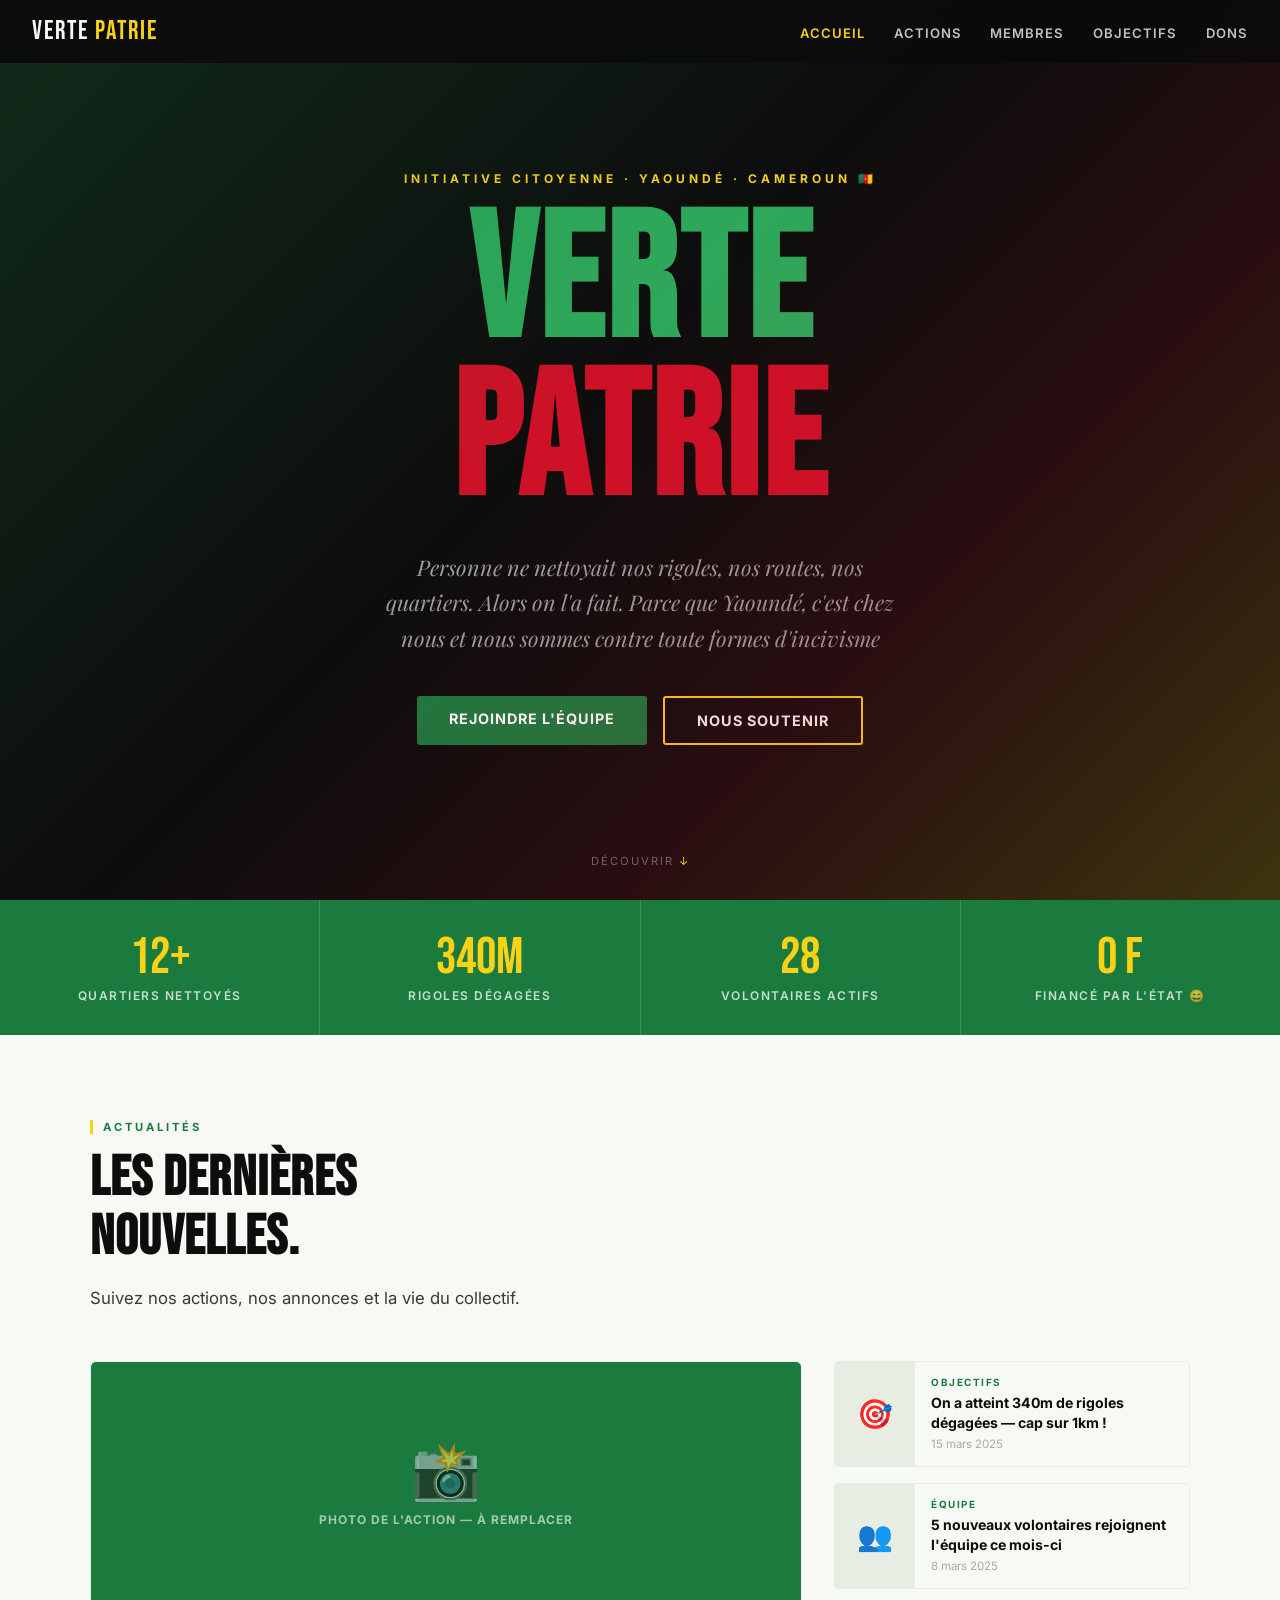
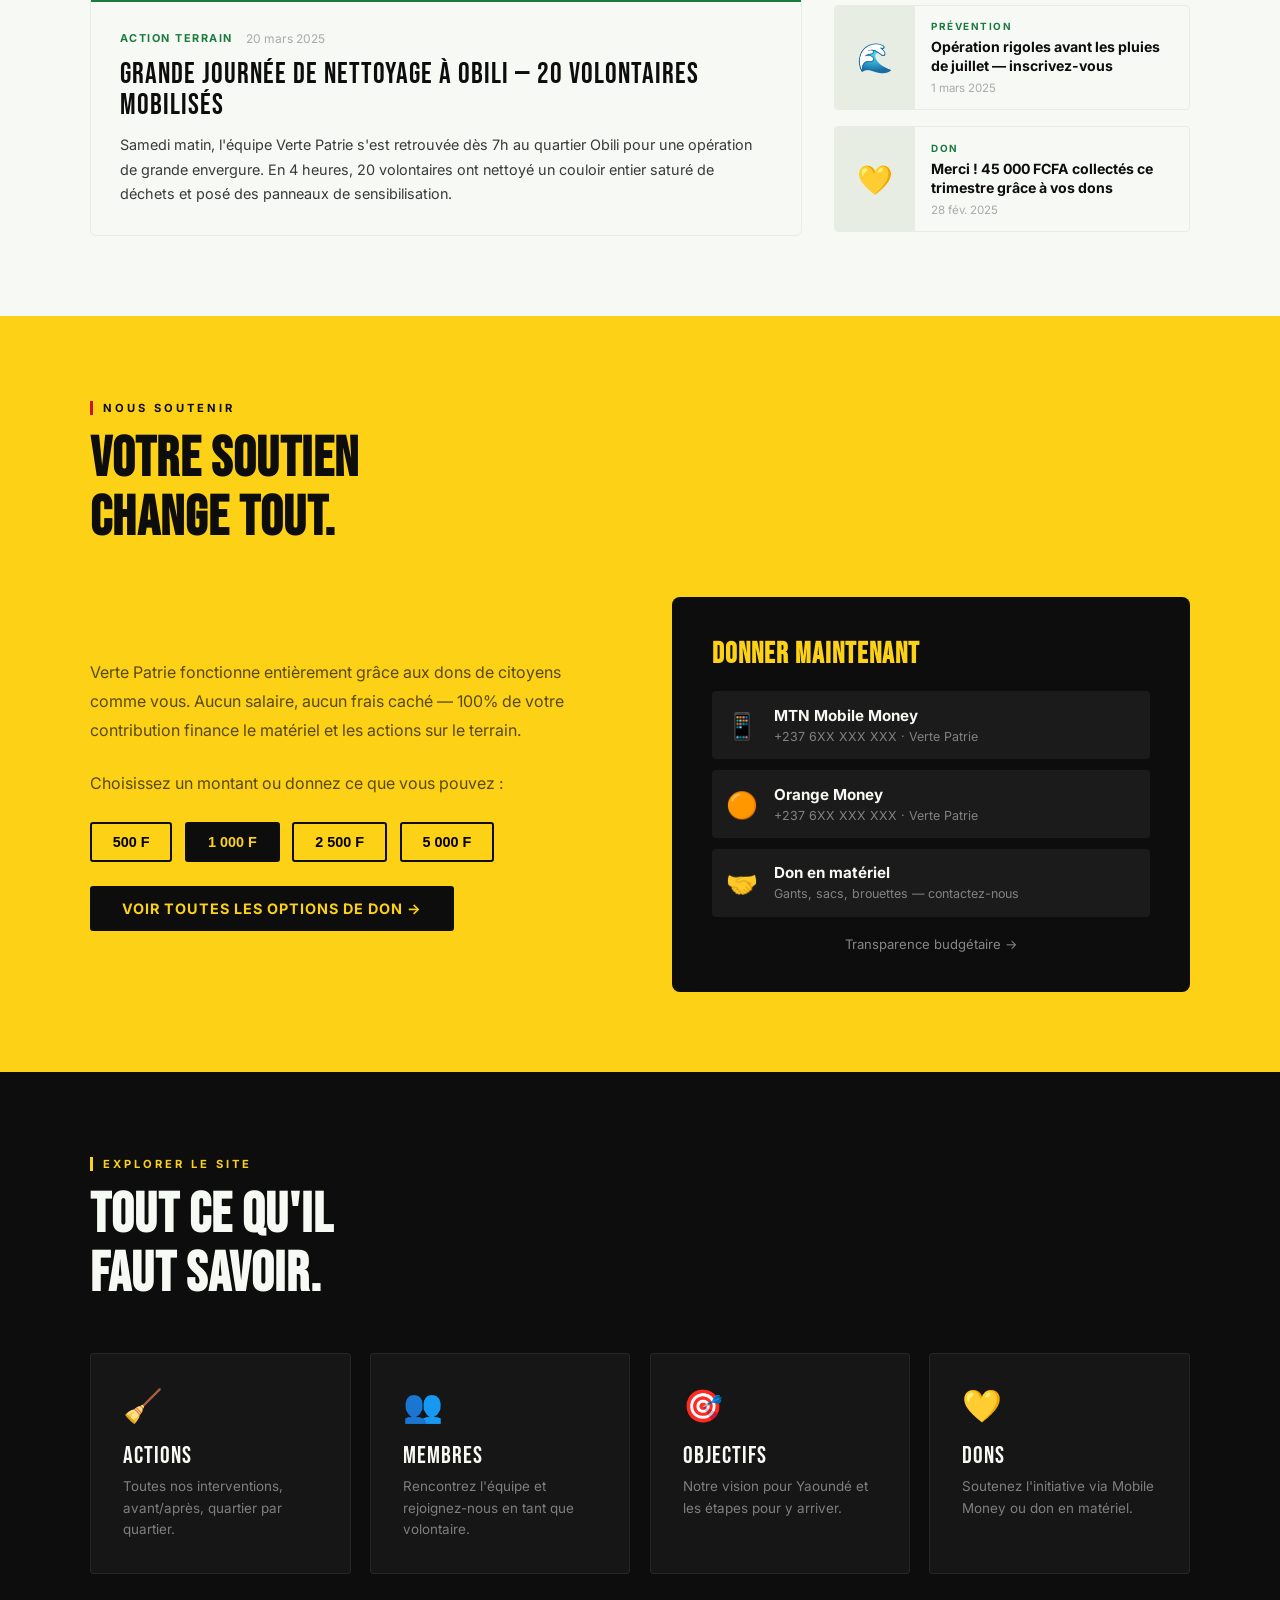
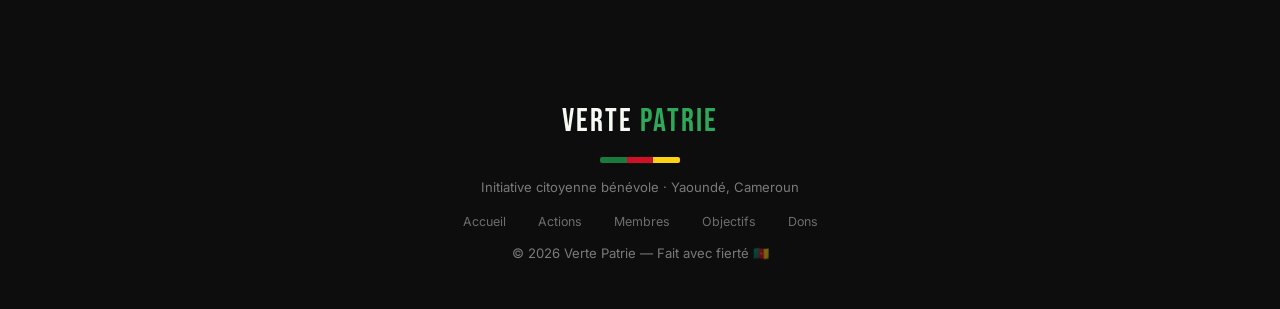
<file: index.html>
<!DOCTYPE html>
<html lang="fr">
<head>
  <meta charset="UTF-8"/>
  <meta name="viewport" content="width=device-width, initial-scale=1.0"/>
  <title>Verte Patrie — Yaoundé se lève</title>
  <link rel="stylesheet" href="style.css"/>
  <style>
    /* ── HERO ── */
    .hero {
      min-height: 100vh;
      background: var(--noir);
      display: flex; flex-direction: column;
      align-items: center; justify-content: center;
      text-align: center;
      padding: 6rem 2rem 5rem;
      position: relative; overflow: hidden;
    }
    .hero::before {
      content: '';
      position: absolute; inset: 0;
      background: linear-gradient(135deg,
        rgba(27,122,62,0.28) 0%, transparent 45%,
        rgba(206,17,38,0.15) 70%,
        rgba(252,209,22,0.2) 100%);
      pointer-events: none;
    }
    .hero-eyebrow {
      font-size: 0.75rem; font-weight: 700;
      letter-spacing: 4px; text-transform: uppercase;
      color: var(--jaune); margin-bottom: 1.2rem;
    }
    .hero h1 {
      font-family: 'Bebas Neue', sans-serif;
      font-size: clamp(5rem, 14vw, 11rem);
      line-height: 0.9; color: var(--blanc);
      letter-spacing: 3px; margin-bottom: 0.5rem;
    }
    .hero h1 .g { color: var(--vert-clair); }
    .hero h1 .r { color: var(--rouge); }
    .hero-sub {
      font-family: 'Playfair Display', serif;
      font-style: italic;
      font-size: clamp(1rem, 2.5vw, 1.35rem);
      color: rgba(255,255,255,0.6);
      max-width: 520px; margin: 1.2rem auto 2.5rem;
      line-height: 1.65;
    }
    .hero-cta { display: flex; gap: 1rem; flex-wrap: wrap; justify-content: center; }
    .scroll-hint {
      position: absolute; bottom: 2rem; left: 50%; transform: translateX(-50%);
      color: rgba(255,255,255,0.35); font-size: 0.7rem;
      letter-spacing: 2px; text-transform: uppercase;
      animation: bounce 2s infinite;
    }
    .scroll-hint::after { content: ' ↓'; color: var(--jaune); }
    @keyframes bounce {
      0%,100% { transform: translateX(-50%) translateY(0); }
      50%      { transform: translateX(-50%) translateY(6px); }
    }

    /* ── ACTUALITÉS ── */
    #actualites { background: var(--blanc); }

    .actu-grid {
      display: grid;
      grid-template-columns: 2fr 1fr;
      gap: 2rem; margin-top: 3rem;
    }

    /* Article principal */
    .actu-principale {
      border-radius: 6px; overflow: hidden;
      border: 1px solid var(--gris-light);
      display: flex; flex-direction: column;
      transition: transform 0.2s, box-shadow 0.2s;
      text-decoration: none; color: inherit;
    }
    .actu-principale:hover { transform: translateY(-4px); box-shadow: 0 12px 32px rgba(0,0,0,0.1); }

    .actu-img-principale {
      background: var(--vert);
      height: 240px;
      display: flex; align-items: center; justify-content: center;
      flex-direction: column; gap: 0.5rem;
      font-size: 0.75rem; font-weight: 700;
      letter-spacing: 1px; text-transform: uppercase;
      color: rgba(255,255,255,0.6);
    }
    .actu-img-principale span { font-size: 3.5rem; }

    .actu-body { padding: 1.8rem; flex: 1; }
    .actu-meta {
      display: flex; gap: 0.8rem; align-items: center;
      margin-bottom: 0.8rem; flex-wrap: wrap;
    }
    .actu-categorie {
      font-size: 0.68rem; font-weight: 700;
      letter-spacing: 1.5px; text-transform: uppercase;
      color: var(--vert);
    }
    .actu-date { font-size: 0.75rem; color: #aaa; }
    .actu-titre {
      font-family: 'Bebas Neue', sans-serif;
      font-size: 1.8rem; letter-spacing: 1px;
      color: var(--noir); line-height: 1.1;
      margin-bottom: 0.7rem;
    }
    .actu-extrait { font-size: 0.9rem; color: var(--gris); line-height: 1.7; }

    /* Liste articles secondaires */
    .actu-liste { display: flex; flex-direction: column; gap: 1rem; }

    .actu-mini {
      border-radius: 4px; overflow: hidden;
      border: 1px solid var(--gris-light);
      display: flex; gap: 0;
      text-decoration: none; color: inherit;
      transition: border-color 0.2s;
    }
    .actu-mini:hover { border-color: var(--vert); }

    .actu-mini-img {
      width: 80px; min-width: 80px;
      background: var(--gris-light);
      display: flex; align-items: center; justify-content: center;
      font-size: 1.8rem;
    }
    .actu-mini-body { padding: 0.9rem 1rem; }
    .actu-mini-cat {
      font-size: 0.62rem; font-weight: 700;
      letter-spacing: 1.5px; text-transform: uppercase;
      color: var(--vert); margin-bottom: 0.3rem;
    }
    .actu-mini-titre {
      font-size: 0.88rem; font-weight: 700;
      color: var(--noir); line-height: 1.4;
      margin-bottom: 0.3rem;
    }
    .actu-mini-date { font-size: 0.72rem; color: #aaa; }

    /* ── APPEL AUX DONS ── */
    #don-cta { background: var(--jaune); }
    #don-cta .section-tag { color: var(--noir); border-left-color: var(--rouge); }
    #don-cta h2 { color: var(--noir); }

    .don-layout {
      display: grid; grid-template-columns: 1fr 1fr;
      gap: 4rem; align-items: center; margin-top: 3rem;
    }

    .don-texte p { color: rgba(0,0,0,0.65); line-height: 1.8; margin-bottom: 1.5rem; }

    .don-amounts { display: flex; gap: 0.8rem; flex-wrap: wrap; margin-bottom: 1.5rem; }
    .don-btn {
      padding: 0.65rem 1.3rem;
      border: 2px solid var(--noir);
      border-radius: 3px;
      font-weight: 700; font-size: 0.9rem;
      cursor: pointer; background: transparent;
      transition: background 0.15s, color 0.15s;
    }
    .don-btn:hover, .don-btn.active { background: var(--noir); color: var(--jaune); }

    .don-box {
      background: var(--noir);
      border-radius: 8px; padding: 2.5rem;
      color: var(--blanc);
    }
    .don-box h3 {
      font-family: 'Bebas Neue', sans-serif;
      font-size: 1.8rem; letter-spacing: 1px;
      color: var(--jaune); margin-bottom: 1.2rem;
    }
    .mobile-option {
      display: flex; align-items: center; gap: 1rem;
      padding: 0.9rem;
      border-radius: 4px;
      background: rgba(255,255,255,0.06);
      margin-bottom: 0.7rem;
    }
    .mobile-option .op-icon { font-size: 1.6rem; }
    .mobile-option strong { display: block; font-size: 0.95rem; }
    .mobile-option small { color: rgba(255,255,255,0.45); font-size: 0.78rem; }
    .don-box-link {
      display: block; text-align: center; margin-top: 1.2rem;
      color: rgba(255,255,255,0.5); font-size: 0.82rem;
      text-decoration: none;
    }
    .don-box-link:hover { color: var(--jaune); }

    /* ── NAVIGATION PAGES ── */
    #nav-pages { background: var(--noir); padding: 5rem 2rem; }
    .pages-grid {
      display: grid;
      grid-template-columns: repeat(auto-fit, minmax(220px, 1fr));
      gap: 1.2rem; margin-top: 3rem;
    }
    .page-card {
      background: rgba(255,255,255,0.04);
      border-radius: 4px; padding: 2rem;
      text-decoration: none;
      border: 1px solid rgba(255,255,255,0.07);
      transition: border-color 0.2s, transform 0.15s;
      display: block;
    }
    .page-card:hover { border-color: var(--jaune); transform: translateY(-3px); }
    .page-card-icon { font-size: 2rem; margin-bottom: 1rem; }
    .page-card-title {
      font-family: 'Bebas Neue', sans-serif;
      font-size: 1.5rem; letter-spacing: 1px;
      color: var(--blanc); margin-bottom: 0.4rem;
    }
    .page-card-desc { font-size: 0.84rem; color: rgba(255,255,255,0.45); line-height: 1.6; }

    @media(max-width:768px){
      .actu-grid { grid-template-columns: 1fr; }
      .don-layout { grid-template-columns: 1fr; gap: 2rem; }
    }
  </style>
</head>
<body>
<nav>
    <a href="index.html" class="nav-logo">Verte <span>Patrie</span></a>
      <ul>
          <li><a href="index.html" class="active">Accueil</a></li>
              <li><a href="actions.html">Actions</a></li>
                  <li><a href="membres.html">Membres</a></li>
                      <li><a href="objectifs.html">Objectifs</a></li>
                          <li><a href="dons.html">Dons</a></li>
                            </ul>
                              <button class="hamburger" id="ham">
                                  <span></span><span></span><span></span>
                                    </button>
                                    </nav>
                                    <div class="nav-mobile" id="navMobile">
                                      <a href="index.html" class="active">Accueil</a>
                                        <a href="actions.html">Actions</a>
                                          <a href="membres.html">Membres</a>
                                            <a href="objectifs.html">Objectifs</a>
                                              <a href="dons.html">Dons</a>
                                              </div>

<!-- HERO -->
<header class="hero">
  <div class="hero-eyebrow">Initiative citoyenne · Yaoundé · Cameroun 🇨🇲</div>
  <h1>
    <span class="g">Verte</span><br>
    <span class="r">Patrie</span>
  </h1>
  <p class="hero-sub">
    Personne ne nettoyait nos rigoles, nos routes, nos quartiers.
    Alors on l'a fait. Parce que Yaoundé, c'est chez nous et nous sommes contre toute formes d'incivisme
  </p>
  <div class="hero-cta">
    <a href="membres.html" class="btn btn-primary">Rejoindre l'équipe</a>
    <a href="dons.html" class="btn btn-outline">Nous soutenir</a>
  </div>
  <div class="scroll-hint">Découvrir</div>
</header>

<!-- STATS -->
<div class="stats-band">
  <div class="stat"><div class="stat-num">12+</div><div class="stat-label">Quartiers nettoyés</div></div>
  <div class="stat"><div class="stat-num">340m</div><div class="stat-label">Rigoles dégagées</div></div>
  <div class="stat"><div class="stat-num">28</div><div class="stat-label">Volontaires actifs</div></div>
  <div class="stat"><div class="stat-num">0 F</div><div class="stat-label">Financé par l'État 😄</div></div>
</div>

<!-- ACTUALITÉS -->
<section id="actualites">
  <div class="section-inner">
    <div class="section-tag">Actualités</div>
    <h2>Les dernières<br>nouvelles.</h2>
    <p class="lead">Suivez nos actions, nos annonces et la vie du collectif.</p>

    <div class="actu-grid">

      <!-- Article principal -->
      <a href="actions.html" class="actu-principale">
        <div class="actu-img-principale">
          <span>📸</span>
          Photo de l'action — à remplacer
        </div>
        <div class="actu-body">
          <div class="actu-meta">
            <span class="actu-categorie">Action terrain</span>
            <span class="actu-date">20 mars 2025</span>
          </div>
          <div class="actu-titre">Grande journée de nettoyage à Obili — 20 volontaires mobilisés</div>
          <p class="actu-extrait">
            Samedi matin, l'équipe Verte Patrie s'est retrouvée dès 7h au quartier Obili pour une opération
            de grande envergure. En 4 heures, 20 volontaires ont nettoyé un couloir entier saturé de déchets
            et posé des panneaux de sensibilisation.
          </p>
        </div>
      </a>

      <!-- Articles secondaires -->
      <div class="actu-liste">

        <a href="objectifs.html" class="actu-mini">
          <div class="actu-mini-img">🎯</div>
          <div class="actu-mini-body">
            <div class="actu-mini-cat">Objectifs</div>
            <div class="actu-mini-titre">On a atteint 340m de rigoles dégagées — cap sur 1km !</div>
            <div class="actu-mini-date">15 mars 2025</div>
          </div>
        </a>

        <a href="membres.html" class="actu-mini">
          <div class="actu-mini-img">👥</div>
          <div class="actu-mini-body">
            <div class="actu-mini-cat">Équipe</div>
            <div class="actu-mini-titre">5 nouveaux volontaires rejoignent l'équipe ce mois-ci</div>
            <div class="actu-mini-date">8 mars 2025</div>
          </div>
        </a>

        <a href="actions.html" class="actu-mini">
          <div class="actu-mini-img">🌊</div>
          <div class="actu-mini-body">
            <div class="actu-mini-cat">Prévention</div>
            <div class="actu-mini-titre">Opération rigoles avant les pluies de juillet — inscrivez-vous</div>
            <div class="actu-mini-date">1 mars 2025</div>
          </div>
        </a>

        <a href="dons.html" class="actu-mini">
          <div class="actu-mini-img">💛</div>
          <div class="actu-mini-body">
            <div class="actu-mini-cat">Don</div>
            <div class="actu-mini-titre">Merci ! 45 000 FCFA collectés ce trimestre grâce à vos dons</div>
            <div class="actu-mini-date">28 fév. 2025</div>
          </div>
        </a>

      </div>
    </div>
  </div>
</section>

<!-- APPEL AUX DONS -->
<section id="don-cta">
  <div class="section-inner">
    <div class="section-tag">Nous soutenir</div>
    <h2>Votre soutien<br>change tout.</h2>

    <div class="don-layout">
      <div class="don-texte">
        <p>
          Verte Patrie fonctionne entièrement grâce aux dons de citoyens comme vous.
          Aucun salaire, aucun frais caché — 100% de votre contribution finance
          le matériel et les actions sur le terrain.
        </p>
        <p>Choisissez un montant ou donnez ce que vous pouvez :</p>
        <div class="don-amounts">
          <button class="don-btn">500 F</button>
          <button class="don-btn active">1 000 F</button>
          <button class="don-btn">2 500 F</button>
          <button class="don-btn">5 000 F</button>
        </div>
        <a href="dons.html" class="btn btn-dark">Voir toutes les options de don →</a>
      </div>

      <div class="don-box">
        <h3>Donner maintenant</h3>
        <div class="mobile-option">
          <span class="op-icon">📱</span>
          <div>
            <strong>MTN Mobile Money</strong>
            <small>+237 6XX XXX XXX · Verte Patrie</small>
          </div>
        </div>
        <div class="mobile-option">
          <span class="op-icon">🟠</span>
          <div>
            <strong>Orange Money</strong>
            <small>+237 6XX XXX XXX · Verte Patrie</small>
          </div>
        </div>
        <div class="mobile-option">
          <span class="op-icon">🤝</span>
          <div>
            <strong>Don en matériel</strong>
            <small>Gants, sacs, brouettes — contactez-nous</small>
          </div>
        </div>
        <a href="dons.html" class="don-box-link">Transparence budgétaire →</a>
      </div>
    </div>
  </div>
</section>

<!-- NAVIGATION PAGES -->
<section id="nav-pages">
  <div class="section-inner">
    <div class="section-tag" style="color:var(--jaune);">Explorer le site</div>
    <h2 style="color:var(--blanc);">Tout ce qu'il<br>faut savoir.</h2>
    <div class="pages-grid">
      <a href="actions.html" class="page-card">
        <div class="page-card-icon">🧹</div>
        <div class="page-card-title">Actions</div>
        <p class="page-card-desc">Toutes nos interventions, avant/après, quartier par quartier.</p>
      </a>
      <a href="membres.html" class="page-card">
        <div class="page-card-icon">👥</div>
        <div class="page-card-title">Membres</div>
        <p class="page-card-desc">Rencontrez l'équipe et rejoignez-nous en tant que volontaire.</p>
      </a>
      <a href="objectifs.html" class="page-card">
        <div class="page-card-icon">🎯</div>
        <div class="page-card-title">Objectifs</div>
        <p class="page-card-desc">Notre vision pour Yaoundé et les étapes pour y arriver.</p>
      </a>
      <a href="dons.html" class="page-card">
        <div class="page-card-icon">💛</div>
        <div class="page-card-title">Dons</div>
        <p class="page-card-desc">Soutenez l'initiative via Mobile Money ou don en matériel.</p>
      </a>
    </div>
  </div>
</section>

<footer>
  <div class="footer-logo">Verte <span>Patrie</span></div>
  <div class="footer-flag"><div class="flag-g"></div><div class="flag-r"></div><div class="flag-y"></div></div>
  <p>Initiative citoyenne bénévole · Yaoundé, Cameroun</p>
  <div class="footer-links">
    <a href="index.html">Accueil</a>
    <a href="actions.html">Actions</a>
    <a href="membres.html">Membres</a>
    <a href="objectifs.html">Objectifs</a>
    <a href="dons.html">Dons</a>
  </div>
  <p style="margin-top:1rem;">© 2026 Verte Patrie — Fait avec fierté 🇨🇲</p>
</footer>

<script>
  document.querySelectorAll('.don-btn').forEach(btn => {
    btn.addEventListener('click', () => {
      document.querySelectorAll('.don-btn').forEach(b => b.classList.remove('active'));
      btn.classList.add('active');
    });
  });
</script>
<script>
    const ham = document.getElementById('ham');
    const nav = document.getElementById('navMobile');
   ham.addEventListener('click', () => {
   ham.classList.toggle('open');
  nav.classList.toggle('open');});
</script>

</body>
</html>
</file>
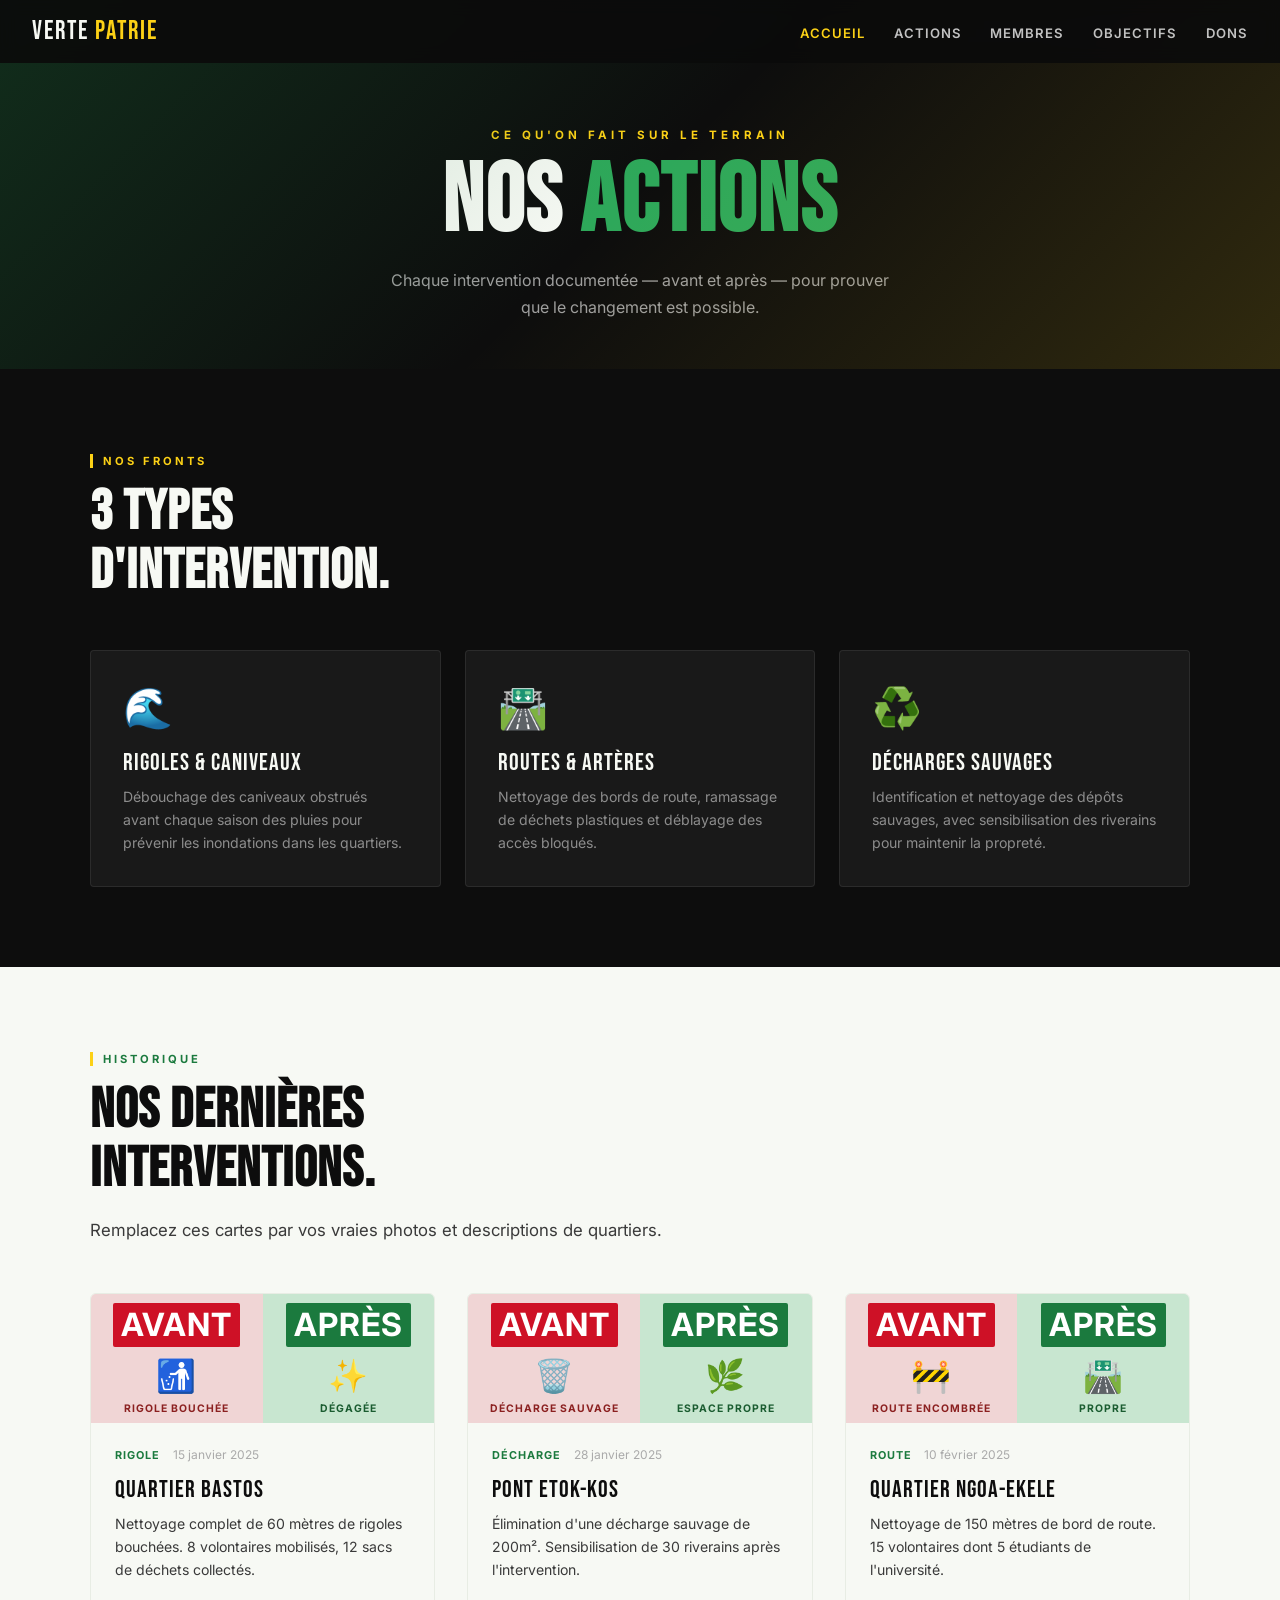
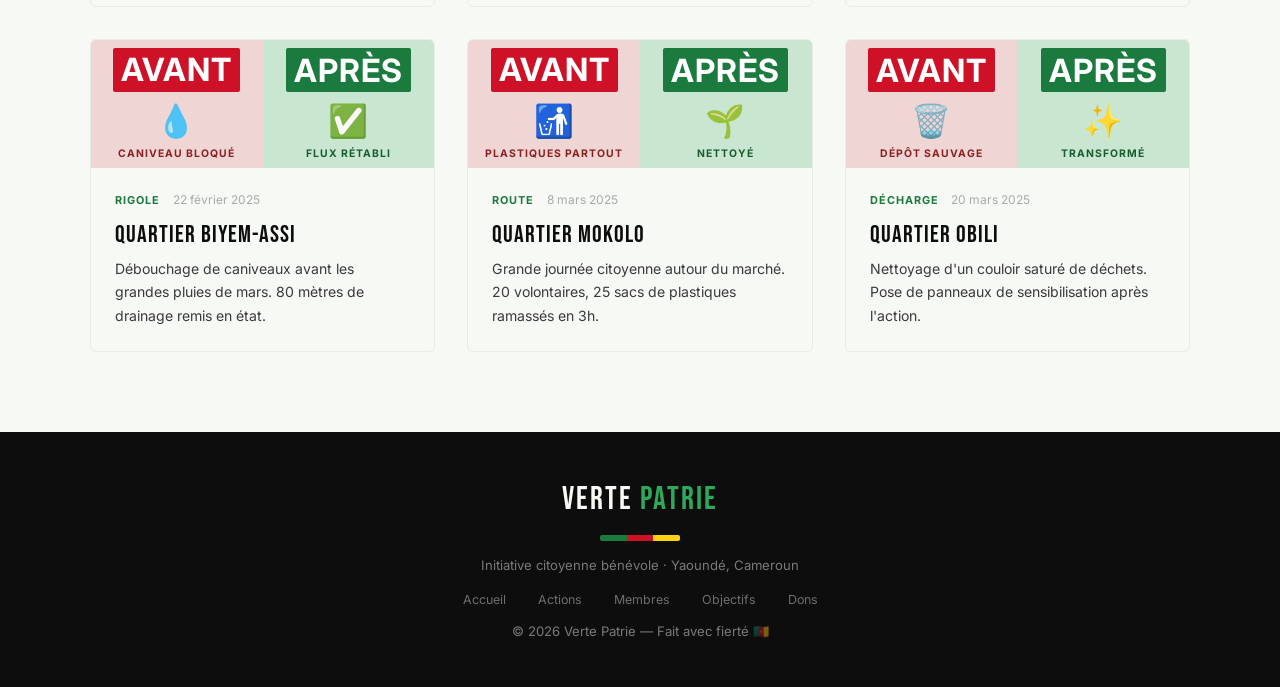
<file: actions.html>
<!DOCTYPE html>
<html lang="fr">
<head>
  <meta charset="UTF-8"/>
  <meta name="viewport" content="width=device-width, initial-scale=1.0"/>
  <title>Actions — Verte Patrie</title>
  <link rel="stylesheet" href="style.css"/>
  <style>
    .actions-grid {
      display: grid;
      grid-template-columns: repeat(auto-fit, minmax(320px, 1fr));
      gap: 2rem; margin-top: 3rem;
    }
    .action-card {
      border-radius: 6px; overflow: hidden;
      border: 1px solid var(--gris-light);
      transition: transform 0.2s, box-shadow 0.2s;
    }
    .action-card:hover { transform: translateY(-4px); box-shadow: 0 12px 32px rgba(0,0,0,0.1); }

    .action-photos {
      display: grid; grid-template-columns: 1fr 1fr;
    }
    .photo-box {
      aspect-ratio: 4/3;
      display: flex; flex-direction: column;
      align-items: center; justify-content: center;
      gap: 0.4rem; font-size: 0.65rem;
      font-weight: 700; letter-spacing: 1px;
      text-transform: uppercase;
    }
    .photo-box span { font-size: 2rem; }
    .photo-box.avant { background: #f0d5d5; color: #8b2020; }
    .photo-box.apres { background: #c8e6d0; color: #1a5c30; }

    .badge {
      padding: 0.15rem 0.5rem; border-radius: 2px;
      font-size: 0.6rem; font-weight: 700; letter-spacing: 1px;
      text-transform: uppercase; margin-bottom: 0.2rem;
    }
    .badge-avant { background: var(--rouge); color: #fff; }
    .badge-apres { background: var(--vert); color: #fff; }

    .action-body { padding: 1.5rem; }
    .action-meta {
      display: flex; gap: 0.8rem; align-items: center;
      margin-bottom: 0.8rem; flex-wrap: wrap;
    }
    .meta-tag {
      font-size: 0.68rem; font-weight: 700;
      letter-spacing: 1px; text-transform: uppercase;
      color: var(--vert);
    }
    .meta-date { font-size: 0.75rem; color: #aaa; }
    .action-title {
      font-family: 'Bebas Neue', sans-serif;
      font-size: 1.5rem; letter-spacing: 1px;
      color: var(--noir); margin-bottom: 0.5rem;
    }
    .action-desc { font-size: 0.88rem; color: var(--gris); line-height: 1.65; }

    /* TYPES D'INTERVENTION */
    .types-section { background: var(--noir); }
    .types-section .section-tag { color: var(--jaune); }
    .types-section h2 { color: var(--blanc); }
    .types-grid {
      display: grid;
      grid-template-columns: repeat(3, 1fr);
      gap: 1.5rem; margin-top: 3rem;
    }
    .type-card {
      background: rgba(255,255,255,0.05);
      border: 1px solid rgba(255,255,255,0.08);
      border-radius: 4px; padding: 2rem;
      transition: border-color 0.2s;
    }
    .type-card:hover { border-color: var(--jaune); }
    .type-icon { font-size: 2.5rem; margin-bottom: 1rem; }
    .type-title {
      font-family: 'Bebas Neue', sans-serif;
      font-size: 1.5rem; color: var(--blanc);
      letter-spacing: 1px; margin-bottom: 0.5rem;
    }
    .type-desc { font-size: 0.88rem; color: rgba(255,255,255,0.5); line-height: 1.65; }

    @media(max-width:768px){
      .types-grid { grid-template-columns: 1fr; }
    }
  </style>
</head>
<body>
<nav>
    <a href="index.html" class="nav-logo">Verte <span>Patrie</span></a>
      <ul>
          <li><a href="index.html" class="active">Accueil</a></li>
              <li><a href="actions.html">Actions</a></li>
                  <li><a href="membres.html">Membres</a></li>
                      <li><a href="objectifs.html">Objectifs</a></li>
                          <li><a href="dons.html">Dons</a></li>
                            </ul>
                             <button class="hamburger" id="ham">
                                  <span></span><span></span><span></span>
                                    </button>
                                    </nav>
                                    <div class="nav-mobile" id="navMobile">
                                      <a href="index.html" class="active">Accueil</a>
                                        <a href="actions.html">Actions</a>
                                          <a href="membres.html">Membres</a>
                                            <a href="objectifs.html">Objectifs</a>
                                              <a href="dons.html">Dons</a>
                                             </div>

<div class="page-hero">
  <div class="page-hero-tag">Ce qu'on fait sur le terrain</div>
  <h1>Nos <span>Actions</span></h1>
  <p>Chaque intervention documentée — avant et après — pour prouver que le changement est possible.</p>
</div>

<!-- TYPES D'INTERVENTION -->
<section class="types-section">
  <div class="section-inner">
    <div class="section-tag">Nos fronts</div>
    <h2>3 types<br>d'intervention.</h2>
    <div class="types-grid">
      <div class="type-card">
        <div class="type-icon">🌊</div>
        <div class="type-title">Rigoles & Caniveaux</div>
        <p class="type-desc">Débouchage des caniveaux obstrués avant chaque saison des pluies pour prévenir les inondations dans les quartiers.</p>
      </div>
      <div class="type-card">
        <div class="type-icon">🛣️</div>
        <div class="type-title">Routes & Artères</div>
        <p class="type-desc">Nettoyage des bords de route, ramassage de déchets plastiques et déblayage des accès bloqués.</p>
      </div>
      <div class="type-card">
        <div class="type-icon">♻️</div>
        <div class="type-title">Décharges Sauvages</div>
        <p class="type-desc">Identification et nettoyage des dépôts sauvages, avec sensibilisation des riverains pour maintenir la propreté.</p>
      </div>
    </div>
  </div>
</section>

<!-- GALERIE ACTIONS -->
<section>
  <div class="section-inner">
    <div class="section-tag">Historique</div>
    <h2>Nos dernières<br>interventions.</h2>
    <p class="lead">Remplacez ces cartes par vos vraies photos et descriptions de quartiers.</p>

    <div class="actions-grid">

      <div class="action-card">
        <div class="action-photos">
          <div class="photo-box avant"><span class="badge badge-avant">Avant</span><span>🚮</span>Rigole bouchée</div>
          <div class="photo-box apres"><span class="badge badge-apres">Après</span><span>✨</span>Dégagée</div>
        </div>
        <div class="action-body">
          <div class="action-meta">
            <span class="meta-tag">Rigole</span>
            <span class="meta-date">15 janvier 2025</span>
          </div>
          <div class="action-title">Quartier Bastos</div>
          <p class="action-desc">Nettoyage complet de 60 mètres de rigoles bouchées. 8 volontaires mobilisés, 12 sacs de déchets collectés.</p>
        </div>
      </div>

      <div class="action-card">
        <div class="action-photos">
          <div class="photo-box avant"><span class="badge badge-avant">Avant</span><span>🗑️</span>Décharge sauvage</div>
          <div class="photo-box apres"><span class="badge badge-apres">Après</span><span>🌿</span>Espace propre</div>
        </div>
        <div class="action-body">
          <div class="action-meta">
            <span class="meta-tag">Décharge</span>
            <span class="meta-date">28 janvier 2025</span>
          </div>
          <div class="action-title">pont ETOK-kos</div>
          <p class="action-desc">Élimination d'une décharge sauvage de 200m². Sensibilisation de 30 riverains après l'intervention.</p>
        </div>
      </div>

      <div class="action-card">
        <div class="action-photos">
          <div class="photo-box avant"><span class="badge badge-avant">Avant</span><span>🚧</span>Route encombrée</div>
          <div class="photo-box apres"><span class="badge badge-apres">Après</span><span>🛣️</span>Propre</div>
        </div>
        <div class="action-body">
          <div class="action-meta">
            <span class="meta-tag">Route</span>
            <span class="meta-date">10 février 2025</span>
          </div>
          <div class="action-title">Quartier Ngoa-Ekele</div>
          <p class="action-desc">Nettoyage de 150 mètres de bord de route. 15 volontaires dont 5 étudiants de l'université.</p>
        </div>
      </div>

      <div class="action-card">
        <div class="action-photos">
          <div class="photo-box avant"><span class="badge badge-avant">Avant</span><span>💧</span>Caniveau bloqué</div>
          <div class="photo-box apres"><span class="badge badge-apres">Après</span><span>✅</span>Flux rétabli</div>
        </div>
        <div class="action-body">
          <div class="action-meta">
            <span class="meta-tag">Rigole</span>
            <span class="meta-date">22 février 2025</span>
          </div>
          <div class="action-title">Quartier Biyem-Assi</div>
          <p class="action-desc">Débouchage de caniveaux avant les grandes pluies de mars. 80 mètres de drainage remis en état.</p>
        </div>
      </div>

      <div class="action-card">
        <div class="action-photos">
          <div class="photo-box avant"><span class="badge badge-avant">Avant</span><span>🚮</span>Plastiques partout</div>
          <div class="photo-box apres"><span class="badge badge-apres">Après</span><span>🌱</span>Nettoyé</div>
        </div>
        <div class="action-body">
          <div class="action-meta">
            <span class="meta-tag">Route</span>
            <span class="meta-date">8 mars 2025</span>
          </div>
          <div class="action-title">Quartier Mokolo</div>
          <p class="action-desc">Grande journée citoyenne autour du marché. 20 volontaires, 25 sacs de plastiques ramassés en 3h.</p>
        </div>
      </div>

      <div class="action-card">
        <div class="action-photos">
          <div class="photo-box avant"><span class="badge badge-avant">Avant</span><span>🗑️</span>Dépôt sauvage</div>
          <div class="photo-box apres"><span class="badge badge-apres">Après</span><span>✨</span>Transformé</div>
        </div>
        <div class="action-body">
          <div class="action-meta">
            <span class="meta-tag">Décharge</span>
            <span class="meta-date">20 mars 2025</span>
          </div>
          <div class="action-title">Quartier Obili</div>
          <p class="action-desc">Nettoyage d'un couloir saturé de déchets. Pose de panneaux de sensibilisation après l'action.</p>
        </div>
      </div>

    </div>
  </div>
</section>
<footer>
  <div class="footer-logo">Verte <span>Patrie</span></div>
  <div class="footer-flag"><div class="flag-g"></div><div class="flag-r"></div><div class="flag-y"></div></div>
  <p>Initiative citoyenne bénévole · Yaoundé, Cameroun</p>
  <div class="footer-links">
    <a href="index.html">Accueil</a>
    <a href="actions.html">Actions</a>
    <a href="membres.html">Membres</a>
    <a href="objectifs.html">Objectifs</a>
    <a href="dons.html">Dons</a>
  </div>
  <p style="margin-top:1rem;">© 2026 Verte Patrie — Fait avec fierté 🇨🇲</p>
</footer>
<script>
    const ham = document.getElementById('ham');
      const nav = document.getElementById('navMobile');
        ham.addEventListener('click', () => {
            ham.classList.toggle('open');
                nav.classList.toggle('open');
                  });
                  </script>
</body>
</html>
</file>
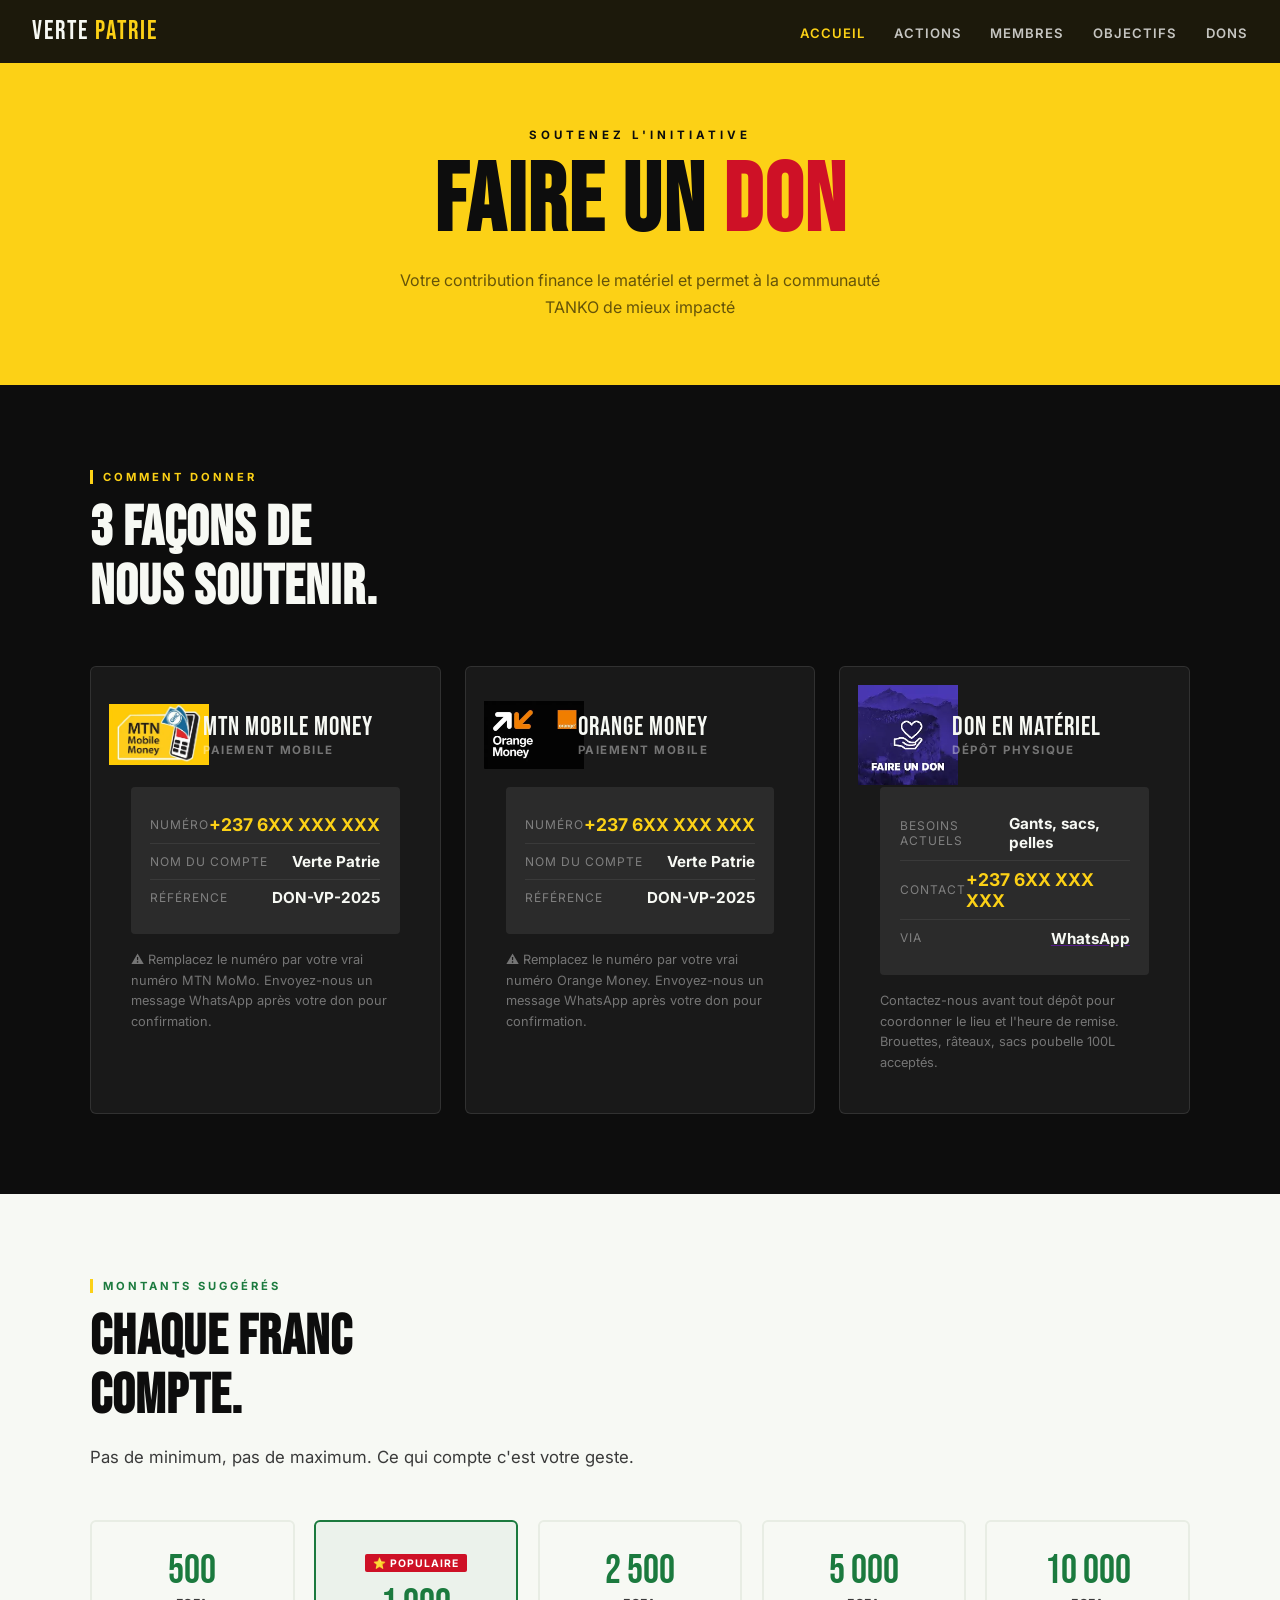
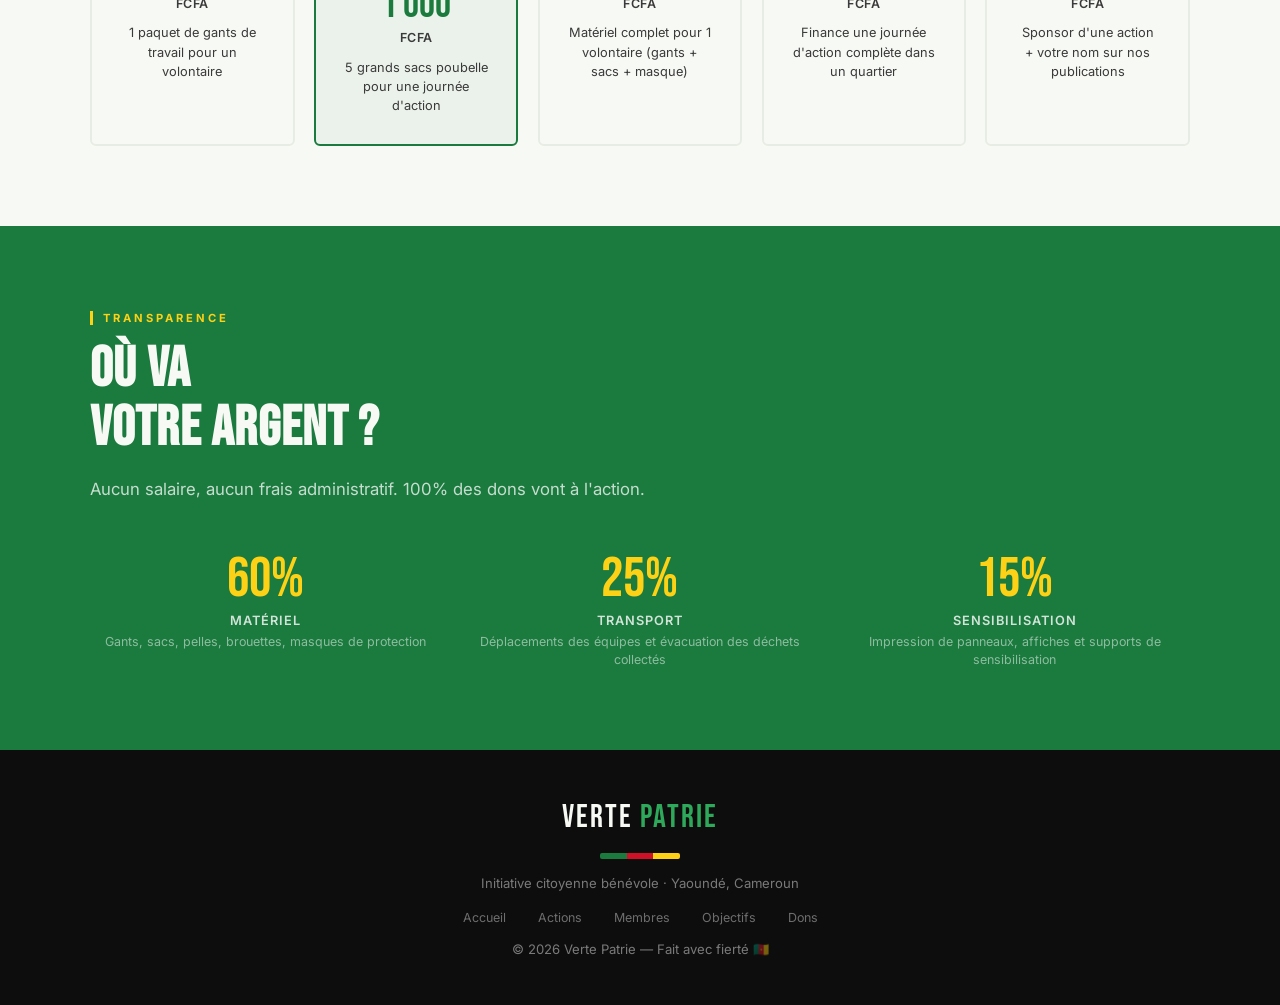
<file: dons.html>
<!DOCTYPE html>
<html lang="fr">
<head>
  <meta charset="UTF-8"/>
  <meta name="viewport" content="width=device-width, initial-scale=1.0"/>
  <title>Dons — Verte Patrie</title>
  <link rel="stylesheet" href="style.css"/>
  <style>
    /* HERO DON */
    .don-hero {
      background: var(--jaune);
      padding: 8rem 2rem 4rem;
      text-align: center;
    }
    .don-hero .page-hero-tag { color: var(--noir); }
    .don-hero h1 {
      font-family: 'Bebas Neue', sans-serif;
      font-size: clamp(3rem, 8vw, 6rem);
      color: var(--noir); letter-spacing: 2px; line-height: 1;
    }
    .don-hero h1 span { color: var(--rouge); }
    .don-hero p { color: rgba(0,0,0,0.6); max-width: 500px; margin: 1rem auto 0; font-size: 1rem; line-height: 1.7; }

    /* METHODES */
    #methodes { background: var(--noir); }
    #methodes .section-tag { color: var(--jaune); }
    #methodes h2 { color: var(--blanc); }

    .methodes-grid {
      display: grid; grid-template-columns: repeat(auto-fit, minmax(300px, 1fr));
      gap: 1.5rem; margin-top: 3rem;
    }
    .methode-card {
      background: rgba(255,255,255,0.05);
      border: 1px solid rgba(255,255,255,0.1);
      border-radius: 6px; padding: 2.5rem;
      transition: border-color 0.2s;
    }
    .methode-card:hover { border-color: var(--jaune); }

    .methode-header {
      display: flex; align-items: center; gap: 1rem;
      margin-bottom: 1.5rem;
    }
    .methode-logo {
      width: 56px; height: 56px; border-radius: 50%;
      display: flex; align-items: center; justify-content: center;
      font-size: 1.8rem;
    }
    .mtn-logo { background: #FFC107; }
    .orange-logo { background: #FF6600; }
    .materiel-logo { background: var(--vert); }

    .methode-name {
      font-family: 'Bebas Neue', sans-serif;
      font-size: 1.6rem; letter-spacing: 1px; color: var(--blanc);
    }
    .methode-type { font-size: 0.72rem; font-weight: 700; letter-spacing: 1.5px; text-transform: uppercase; color: rgba(255,255,255,0.4); }

    .methode-info {
      background: rgba(255,255,255,0.08);
      border-radius: 4px; padding: 1.2rem;
      margin-bottom: 1rem;
    }
    .info-row {
      display: flex; justify-content: space-between; align-items: center;
      padding: 0.5rem 0;
      border-bottom: 1px solid rgba(255,255,255,0.07);
    }
    .info-row:last-child { border-bottom: none; }
    .info-label { font-size: 0.75rem; color: rgba(255,255,255,0.4); text-transform: uppercase; letter-spacing: 1px; }
    .info-value { font-size: 0.95rem; font-weight: 700; color: var(--blanc); }
    .info-value.highlight { color: var(--jaune); font-size: 1.1rem; }

    .methode-note { font-size: 0.8rem; color: rgba(255,255,255,0.4); line-height: 1.6; margin-top: 0.5rem; }

    /* MONTANTS SUGGERES */
    #montants { background: var(--blanc); }

    .montants-grid {
      display: grid; grid-template-columns: repeat(auto-fit, minmax(200px, 1fr));
      gap: 1.2rem; margin-top: 3rem;
    }
    .montant-card {
      border: 2px solid var(--gris-light);
      border-radius: 6px; padding: 1.8rem;
      text-align: center; cursor: pointer;
      transition: border-color 0.2s, background 0.2s;
    }
    .montant-card:hover, .montant-card.popular {
      border-color: var(--vert); background: rgba(27,122,62,0.05);
    }
    .montant-badge {
      display: inline-block;
      background: var(--rouge); color: #fff;
      font-size: 0.65rem; font-weight: 700;
      letter-spacing: 1px; text-transform: uppercase;
      padding: 0.15rem 0.5rem; border-radius: 2px;
      margin-bottom: 0.8rem;
    }
    .montant-num {
      font-family: 'Bebas Neue', sans-serif;
      font-size: 2.5rem; color: var(--vert); line-height: 1;
      margin-bottom: 0.3rem;
    }
    .montant-label { font-size: 0.78rem; color: var(--gris); font-weight: 600; letter-spacing: 0.5px; }
    .montant-impact { font-size: 0.8rem; color: var(--gris); line-height: 1.5; margin-top: 0.8rem; }

    /* TRANSPARENCE */
    #transparence { background: var(--vert); }
    #transparence .section-tag { color: var(--jaune); }
    #transparence h2 { color: var(--blanc); }
    #transparence .lead { color: rgba(255,255,255,0.75); }

    .depenses-grid {
      display: grid; grid-template-columns: repeat(auto-fit, minmax(200px, 1fr));
      gap: 1.5rem; margin-top: 3rem;
    }
    .depense-item { text-align: center; }
    .depense-pct {
      font-family: 'Bebas Neue', sans-serif;
      font-size: 3.5rem; color: var(--jaune); line-height: 1;
    }
    .depense-label {
      font-size: 0.8rem; font-weight: 600;
      color: rgba(255,255,255,0.8);
      text-transform: uppercase; letter-spacing: 1px;
      margin-top: 0.3rem;
    }
    .depense-desc { font-size: 0.78rem; color: rgba(255,255,255,0.5); margin-top: 0.3rem; line-height: 1.5; }

    @media(max-width:768px){
      .methodes-grid { grid-template-columns: 1fr; }
    }
  </style>
</head>
<body>
<nav>
    <a href="index.html" class="nav-logo">Verte <span>Patrie</span></a>
      <ul>
          <li><a href="index.html" class="active">Accueil</a></li>
              <li><a href="actions.html">Actions</a></li>
                  <li><a href="membres.html">Membres</a></li>
                      <li><a href="objectifs.html">Objectifs</a></li>
                          <li><a href="dons.html">Dons</a></li>
                            </ul>
                              <button class="hamburger" id="ham">
                                  <span></span><span></span><span></span>
                                    </button>
                                    </nav>
                                    <div class="nav-mobile" id="navMobile">
                                      <a href="index.html" class="active">Accueil</a>
                                        <a href="actions.html">Actions</a>
                                          <a href="membres.html">Membres</a>
                                            <a href="objectifs.html">Objectifs</a>
                                              <a href="dons.html">Dons</a>
                                              </div>

<!-- HERO -->
<div class="don-hero">
  <div class="page-hero-tag">Soutenez l'initiative</div>
  <h1>Faire un <span>Don</span></h1>
  <p>Votre contribution finance le matériel et permet à la communauté TANKO de mieux impacté </p>
 </div>

<!-- MÉTHODES DE DON -->
<section id="methodes">
  <div class="section-inner">
    <div class="section-tag">Comment donner</div>
    <h2>3 façons de<br>nous soutenir.</h2>

    <div class="methodes-grid">

      <!-- MTN -->
      <div class="methode-card">
        <div class="methode-header">
          <div class="methode-logo mtn-logo">
            <img src="MTN.png" alt="MoMo" width="100">
          </div>
          <div>
            <div class="methode-name">  MTN Mobile Money</div>
            <div class="methode-type">Paiement mobile</div>
          </div>
        </div>
        <div class="methode-info">
          <div class="info-row">
            <span class="info-label">Numéro</span>
            <span class="info-value highlight">+237 6XX XXX XXX</span>
          </div>
          <div class="info-row">
            <span class="info-label">Nom du compte</span>
            <span class="info-value">Verte Patrie</span>
          </div>
          <div class="info-row">
            <span class="info-label">Référence</span>
            <span class="info-value">DON-VP-2025</span>
          </div>
        </div>
        <p class="methode-note">⚠️ Remplacez le numéro par votre vrai numéro MTN MoMo. Envoyez-nous un message WhatsApp après votre don pour confirmation.</p>
      </div>

      <!-- ORANGE -->
      <div class="methode-card">
        <div class="methode-header">
          <div class="methode-logo orange-logo">
            <img src="ORANGE.png" alt="OM" width="100">
          </div>
          <div>
            <div class="methode-name">Orange Money</div>
            <div class="methode-type">Paiement mobile</div>
          </div>
        </div>
        <div class="methode-info">
          <div class="info-row">
            <span class="info-label">Numéro</span>
            <span class="info-value highlight">+237 6XX XXX XXX</span>
          </div>
          <div class="info-row">
            <span class="info-label">Nom du compte</span>
            <span class="info-value">Verte Patrie</span>
          </div>
          <div class="info-row">
            <span class="info-label">Référence</span>
            <span class="info-value">DON-VP-2025</span>
          </div>
        </div>
        <p class="methode-note">⚠️ Remplacez le numéro par votre vrai numéro Orange Money. Envoyez-nous un message WhatsApp après votre don pour confirmation.</p>
      </div>

      <!-- MATERIEL -->
      <div class="methode-card">
        <div class="methode-header">
          <div class="methode-logo materiel-logo">
            <img src="DONS.png" alt="DONS" width="100">
          </div>
          <div>
            <div class="methode-name">Don en Matériel</div>
            <div class="methode-type">Dépôt physique</div>
          </div>
        </div>
        <div class="methode-info">
          <div class="info-row">
            <span class="info-label">Besoins actuels</span>
            <span class="info-value">Gants, sacs, pelles</span>
          </div>
          <div class="info-row">
            <span class="info-label">Contact</span>
            <span class="info-value highlight">+237 6XX XXX XXX</span>
          </div>
          <div class="info-row">
            <span class="info-label">Via</span>
           <a href=""><span class="info-value">WhatsApp</span></a>
          </div>
        </div>
        <p class="methode-note">Contactez-nous avant tout dépôt pour coordonner le lieu et l'heure de remise. Brouettes, râteaux, sacs poubelle 100L acceptés.</p>
      </div>

    </div>
  </div>
</section>

<!-- MONTANTS SUGGÉRÉS -->
<section id="montants">
  <div class="section-inner">
    <div class="section-tag">Montants suggérés</div>
    <h2>Chaque franc<br>compte.</h2>
    <p class="lead">Pas de minimum, pas de maximum. Ce qui compte c'est votre geste.</p>

    <div class="montants-grid">
      <div class="montant-card">
        <div class="montant-num">500</div>
        <div class="montant-label">FCFA</div>
        <p class="montant-impact">1 paquet de gants de travail pour un volontaire</p>
      </div>
      <div class="montant-card popular">
        <div class="montant-badge">⭐ Populaire</div>
        <div class="montant-num">1 000</div>
        <div class="montant-label">FCFA</div>
        <p class="montant-impact">5 grands sacs poubelle pour une journée d'action</p>
      </div>
      <div class="montant-card">
        <div class="montant-num">2 500</div>
        <div class="montant-label">FCFA</div>
        <p class="montant-impact">Matériel complet pour 1 volontaire (gants + sacs + masque)</p>
      </div>
      <div class="montant-card">
        <div class="montant-num">5 000</div>
        <div class="montant-label">FCFA</div>
        <p class="montant-impact">Finance une journée d'action complète dans un quartier</p>
      </div>
      <div class="montant-card">
        <div class="montant-num">10 000</div>
        <div class="montant-label">FCFA</div>
        <p class="montant-impact">Sponsor d'une action + votre nom sur nos publications</p>
      </div>
    </div>
  </div>
</section>

<!-- TRANSPARENCE -->
<section id="transparence">
  <div class="section-inner">
    <div class="section-tag">Transparence</div>
    <h2>Où va<br>votre argent ?</h2>
    <p class="lead">Aucun salaire, aucun frais administratif. 100% des dons vont à l'action.</p>

    <div class="depenses-grid">
      <div class="depense-item">
        <div class="depense-pct">60%</div>
        <div class="depense-label">Matériel</div>
        <p class="depense-desc">Gants, sacs, pelles, brouettes, masques de protection</p>
      </div>
      <div class="depense-item">
        <div class="depense-pct">25%</div>
        <div class="depense-label">Transport</div>
        <p class="depense-desc">Déplacements des équipes et évacuation des déchets collectés</p>
      </div>
      <div class="depense-item">
        <div class="depense-pct">15%</div>
        <div class="depense-label">Sensibilisation</div>
        <p class="depense-desc">Impression de panneaux, affiches et supports de sensibilisation</p>
      </div>
    </div>
  </div>
</section>

<footer>
  <div class="footer-logo">Verte <span>Patrie</span></div>
  <div class="footer-flag"><div class="flag-g"></div><div class="flag-r"></div><div class="flag-y"></div></div>
  <p>Initiative citoyenne bénévole · Yaoundé, Cameroun</p>
  <div class="footer-links">
    <a href="index.html">Accueil</a>
    <a href="actions.html">Actions</a>
    <a href="membres.html">Membres</a>
    <a href="objectifs.html">Objectifs</a>
    <a href="dons.html">Dons</a>
  </div>
  <p style="margin-top:1rem;">© 2026 Verte Patrie — Fait avec fierté 🇨🇲</p>
</footer>
<script>
  const ham = document.getElementById('ham');
    const nav = document.getElementById('navMobile');
      ham.addEventListener('click', () => {
          ham.classList.toggle('open');
              nav.classList.toggle('open');
                });
                </script>
</body>
</html>
</file>
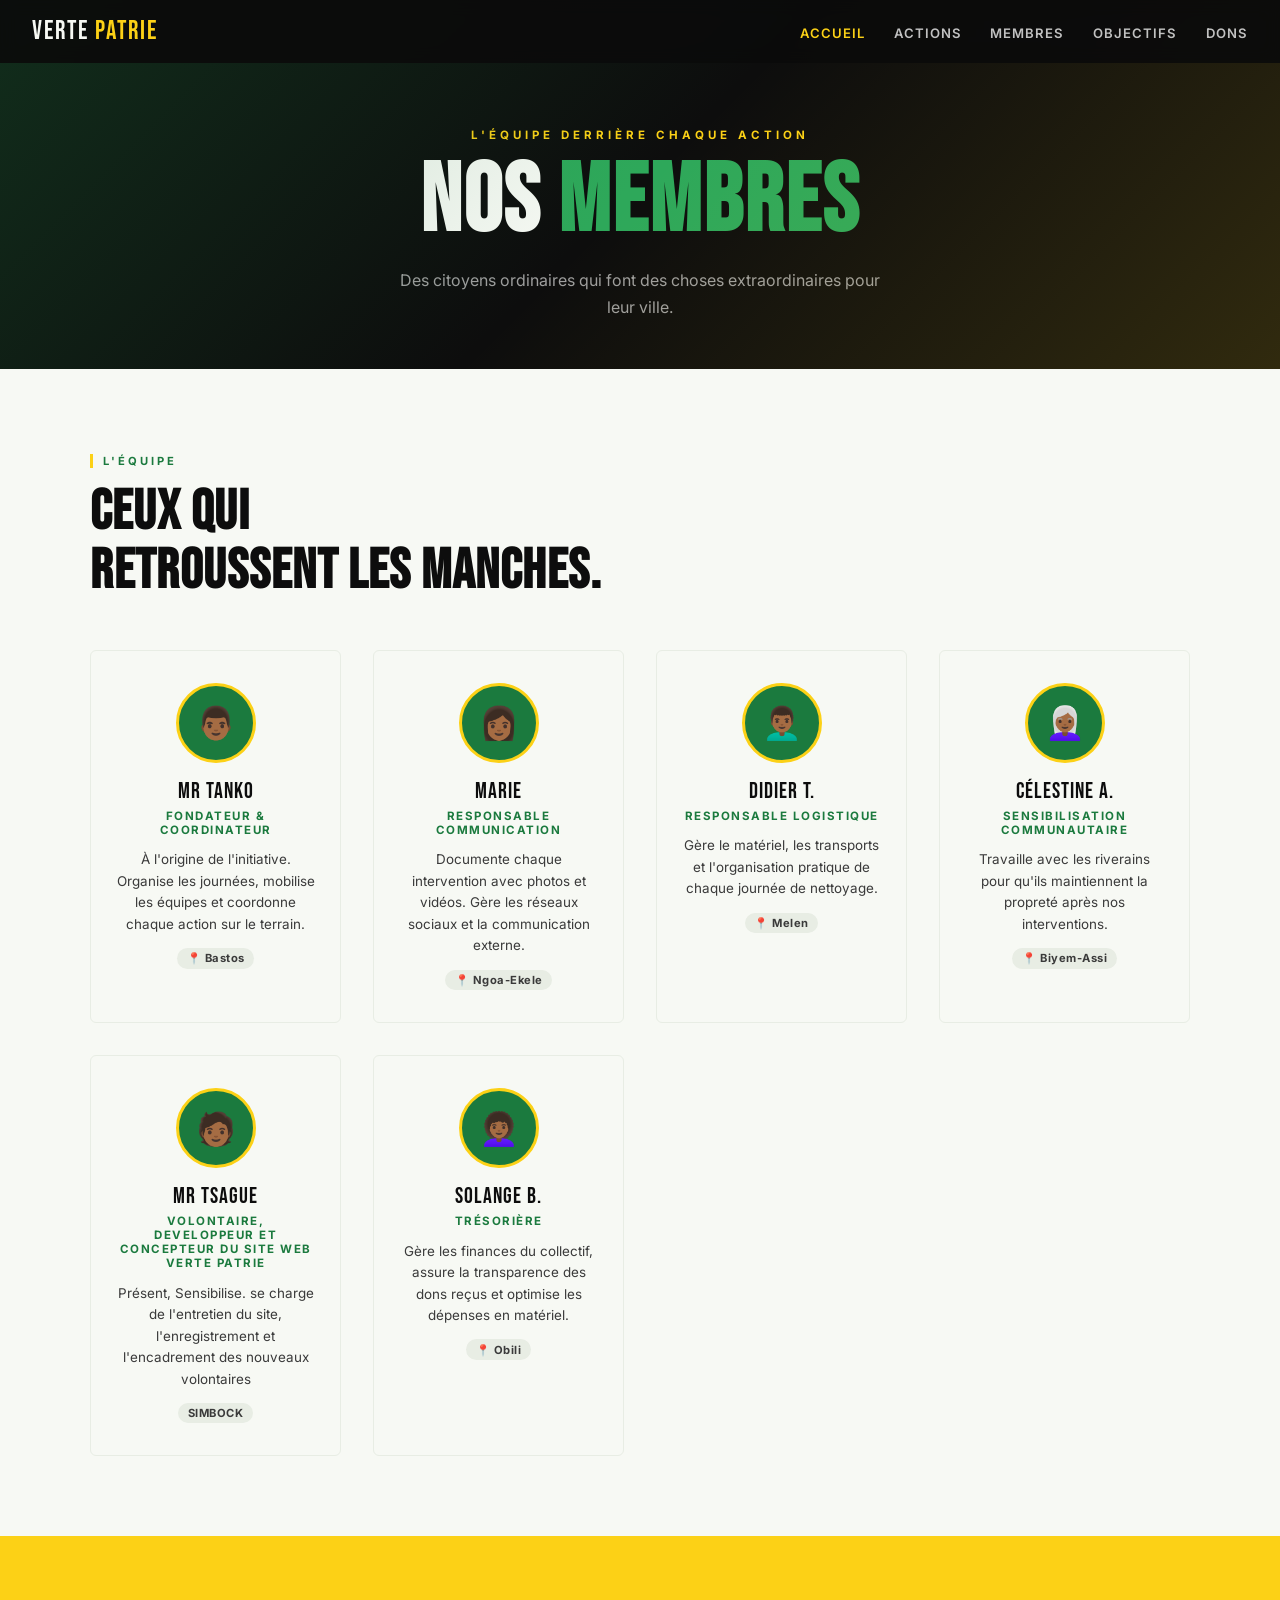
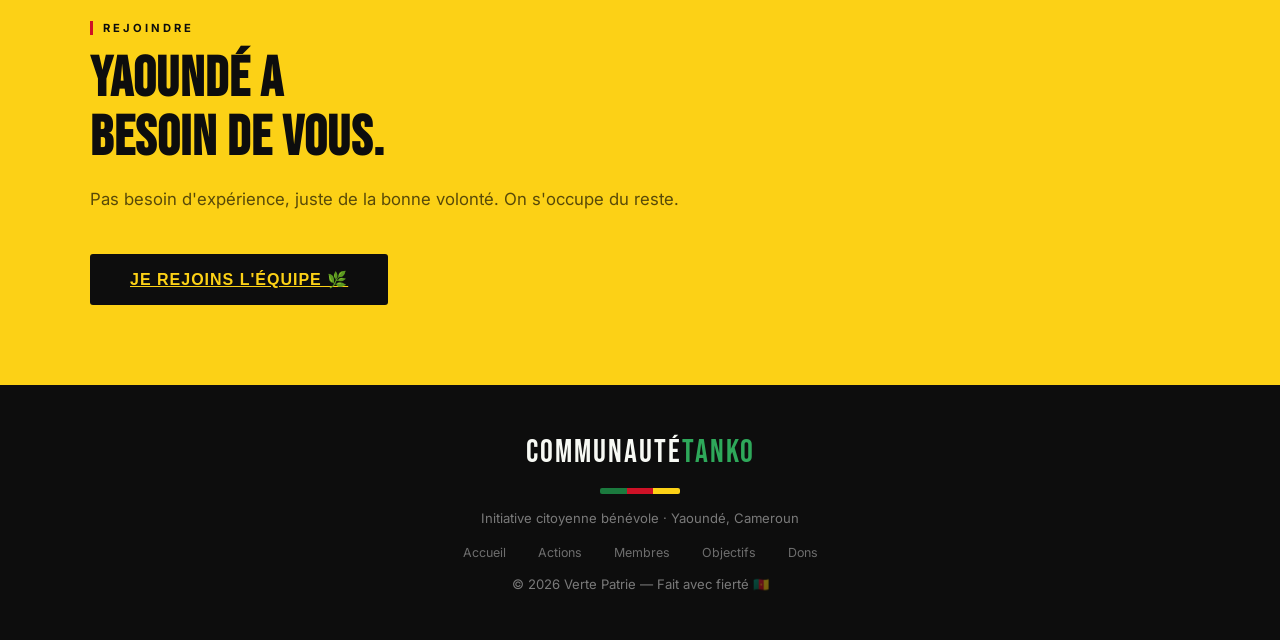
<file: membres.html>
<!DOCTYPE html>
<html lang="fr">
<head>
  <meta charset="UTF-8"/>
  <meta name="viewport" content="width=device-width, initial-scale=1.0"/>
  <title>Membres — Verte Patrie</title>
  <link rel="stylesheet" href="style.css"/>
  <style>
    /* TEAM GRID */
    .team-grid {
      display: grid;
      grid-template-columns: repeat(auto-fit, minmax(220px, 1fr));
      gap: 2rem; margin-top: 3rem;
    }
    .member-card {
      text-align: center;
      background: var(--blanc);
      border: 1px solid var(--gris-light);
      border-radius: 6px; padding: 2rem 1.5rem;
      transition: transform 0.2s, box-shadow 0.2s;
    }
    .member-card:hover { transform: translateY(-4px); box-shadow: 0 10px 28px rgba(0,0,0,0.09); }
    .member-avatar {
      width: 80px; height: 80px; border-radius: 50%;
      background: var(--vert);
      display: flex; align-items: center; justify-content: center;
      font-size: 2rem; margin: 0 auto 1rem;
      border: 3px solid var(--jaune);
    }
    .member-name {
      font-family: 'Bebas Neue', sans-serif;
      font-size: 1.35rem; letter-spacing: 1px;
      color: var(--noir); margin-bottom: 0.3rem;
    }
    .member-role {
      font-size: 0.72rem; font-weight: 700;
      text-transform: uppercase; letter-spacing: 1.5px;
      color: var(--vert); margin-bottom: 0.8rem;
    }
    .member-bio { font-size: 0.84rem; color: var(--gris); line-height: 1.6; }
    .member-quartier {
      display: inline-block; margin-top: 0.8rem;
      font-size: 0.7rem; font-weight: 700;
      background: var(--gris-light); color: var(--gris);
      padding: 0.2rem 0.6rem; border-radius: 20px;
      letter-spacing: 0.5px;
    }

    /* REJOINDRE */
    #rejoindre { background: var(--jaune); }
    #rejoindre .section-tag { color: var(--noir); border-left-color: var(--rouge); }
    #rejoindre h2 { color: var(--noir); }
    #rejoindre .lead { color: rgba(0,0,0,0.65); }

    .form-grid { display: grid; grid-template-columns: 1fr 1fr; gap: 1rem; margin-top: 2rem; }
    .form-full { grid-column: span 2; }
    .vol-form input, .vol-form select, .vol-form textarea {
      width: 100%; padding: 0.9rem 1rem;
      border: 1.5px solid rgba(0,0,0,0.2);
      border-radius: 3px;
      font-family: 'Inter', sans-serif; font-size: 0.95rem;
      background: rgba(255,255,255,0.7);
      transition: border-color 0.2s; outline: none;
    }
    .vol-form input:focus, .vol-form select:focus, .vol-form textarea:focus {
      border-color: var(--noir); background: #fff;
    }
    .vol-form textarea { resize: vertical; min-height: 100px; }

    @media(max-width:768px){
      .form-grid { grid-template-columns: 1fr; }
      .form-full { grid-column: span 1; }
    }
  </style>
</head>
<body>

<nav>
    <a href="index.html" class="nav-logo">Verte <span>Patrie</span></a>
      <ul>
          <li><a href="index.html" class="active">Accueil</a></li>
              <li><a href="actions.html">Actions</a></li>
                  <li><a href="membres.html">Membres</a></li>
                      <li><a href="objectifs.html">Objectifs</a></li>
                          <li><a href="dons.html">Dons</a></li>
                            </ul>
                              <button class="hamburger" id="ham">
                                  <span></span><span></span><span></span>
                                    </button>
                                    </nav>
                                    <div class="nav-mobile" id="navMobile">
                                      <a href="index.html" class="active">Accueil</a>
                                        <a href="actions.html">Actions</a>
                                          <a href="membres.html">Membres</a>
                                            <a href="objectifs.html">Objectifs</a>
                                              <a href="dons.html">Dons</a>
                                              </div>

<div class="page-hero">
  <div class="page-hero-tag">L'équipe derrière chaque action</div>
  <h1>Nos <span>Membres</span></h1>
  <p>Des citoyens ordinaires qui font des choses extraordinaires pour leur ville.</p>
</div>

<!-- TEAM -->
<section>
  <div class="section-inner">
    <div class="section-tag">L'équipe</div>
    <h2>Ceux qui<br>retroussent les manches.</h2>

    <div class="team-grid">

      <div class="member-card">
        <div class="member-avatar">👨🏾</div>
        <div class="member-name">Mr TANKO</div>
        <div class="member-role">Fondateur & Coordinateur</div>
        <p class="member-bio">À l'origine de l'initiative. Organise les journées, mobilise les équipes et coordonne chaque action sur le terrain.</p>
        <span class="member-quartier">📍 Bastos</span>
      </div>

      <div class="member-card">
        <div class="member-avatar">👩🏾</div>
        <div class="member-name">Marie</div>
        <div class="member-role">Responsable Communication</div>
        <p class="member-bio">Documente chaque intervention avec photos et vidéos. Gère les réseaux sociaux et la communication externe.</p>
        <span class="member-quartier">📍 Ngoa-Ekele</span>
      </div>

      <div class="member-card">
        <div class="member-avatar">👨🏾‍🦱</div>
        <div class="member-name">Didier T.</div>
        <div class="member-role">Responsable Logistique</div>
        <p class="member-bio">Gère le matériel, les transports et l'organisation pratique de chaque journée de nettoyage.</p>
        <span class="member-quartier">📍 Melen</span>
      </div>

      <div class="member-card">
        <div class="member-avatar">👩🏾‍🦳</div>
        <div class="member-name">Célestine A.</div>
        <div class="member-role">Sensibilisation Communautaire</div>
        <p class="member-bio">Travaille avec les riverains pour qu'ils maintiennent la propreté après nos interventions.</p>
        <span class="member-quartier">📍 Biyem-Assi</span>
      </div>

      <div class="member-card">
        <div class="member-avatar">🧑🏾</div>
        <div class="member-name">Mr TSAGUE</div>
        <div class="member-role">Volontaire, developpeur et concepteur du site web <b>Verte Patrie</b></div>
        <p class="member-bio">Présent, Sensibilise. se charge de l'entretien du site, l'enregistrement et l'encadrement des nouveaux volontaires </p>
        <span class="member-quartier">SIMBOCK</span>
      </div>

      <div class="member-card">
        <div class="member-avatar">👩🏾‍🦱</div>
        <div class="member-name">Solange B.</div>
        <div class="member-role">Trésorière</div>
        <p class="member-bio">Gère les finances du collectif, assure la transparence des dons reçus et optimise les dépenses en matériel.</p>
        <span class="member-quartier">📍 Obili</span>
      </div>

    </div>
  </div>
</section>

<!-- REJOINDRE -->
<section id="rejoindre">
  <div class="section-inner">
    <div class="section-tag">Rejoindre</div>
    <h2>Yaoundé a<br>besoin de vous.</h2>
    <p class="lead">Pas besoin d'expérience, juste de la bonne volonté. On s'occupe du reste.</p>

   <div class="form-full">
          <button class="btn btn-dark" style="padding:1rem 2.5rem; font-size:1rem;">
            <a href="https://forms.gle/y22nJaHKF61i8qqVA" style="color:inherit; text-decoration:underline;">Je rejoins l'équipe 🌿</a>
          </button>
   </div>
</section>

<footer>
  <div class="footer-logo">communauté<span>tanko</span></div>
  <div class="footer-flag"><div class="flag-g"></div><div class="flag-r"></div><div class="flag-y"></div></div>
  <p>Initiative citoyenne bénévole · Yaoundé, Cameroun</p>
  <div class="footer-links">
    <a href="index.html">Accueil</a>
    <a href="actions.html">Actions</a>
    <a href="membres.html">Membres</a>
    <a href="objectifs.html">Objectifs</a>
    <a href="dons.html">Dons</a>
  </div>
  <p style="margin-top:1rem;">© 2026 Verte Patrie — Fait avec fierté 🇨🇲</p>
</footer>
<script>
  const ham = document.getElementById('ham');
    const nav = document.getElementById('navMobile');
      ham.addEventListener('click', () => {
          ham.classList.toggle('open');
              nav.classList.toggle('open');
                });
                </script>
</body>
</html>
</file>
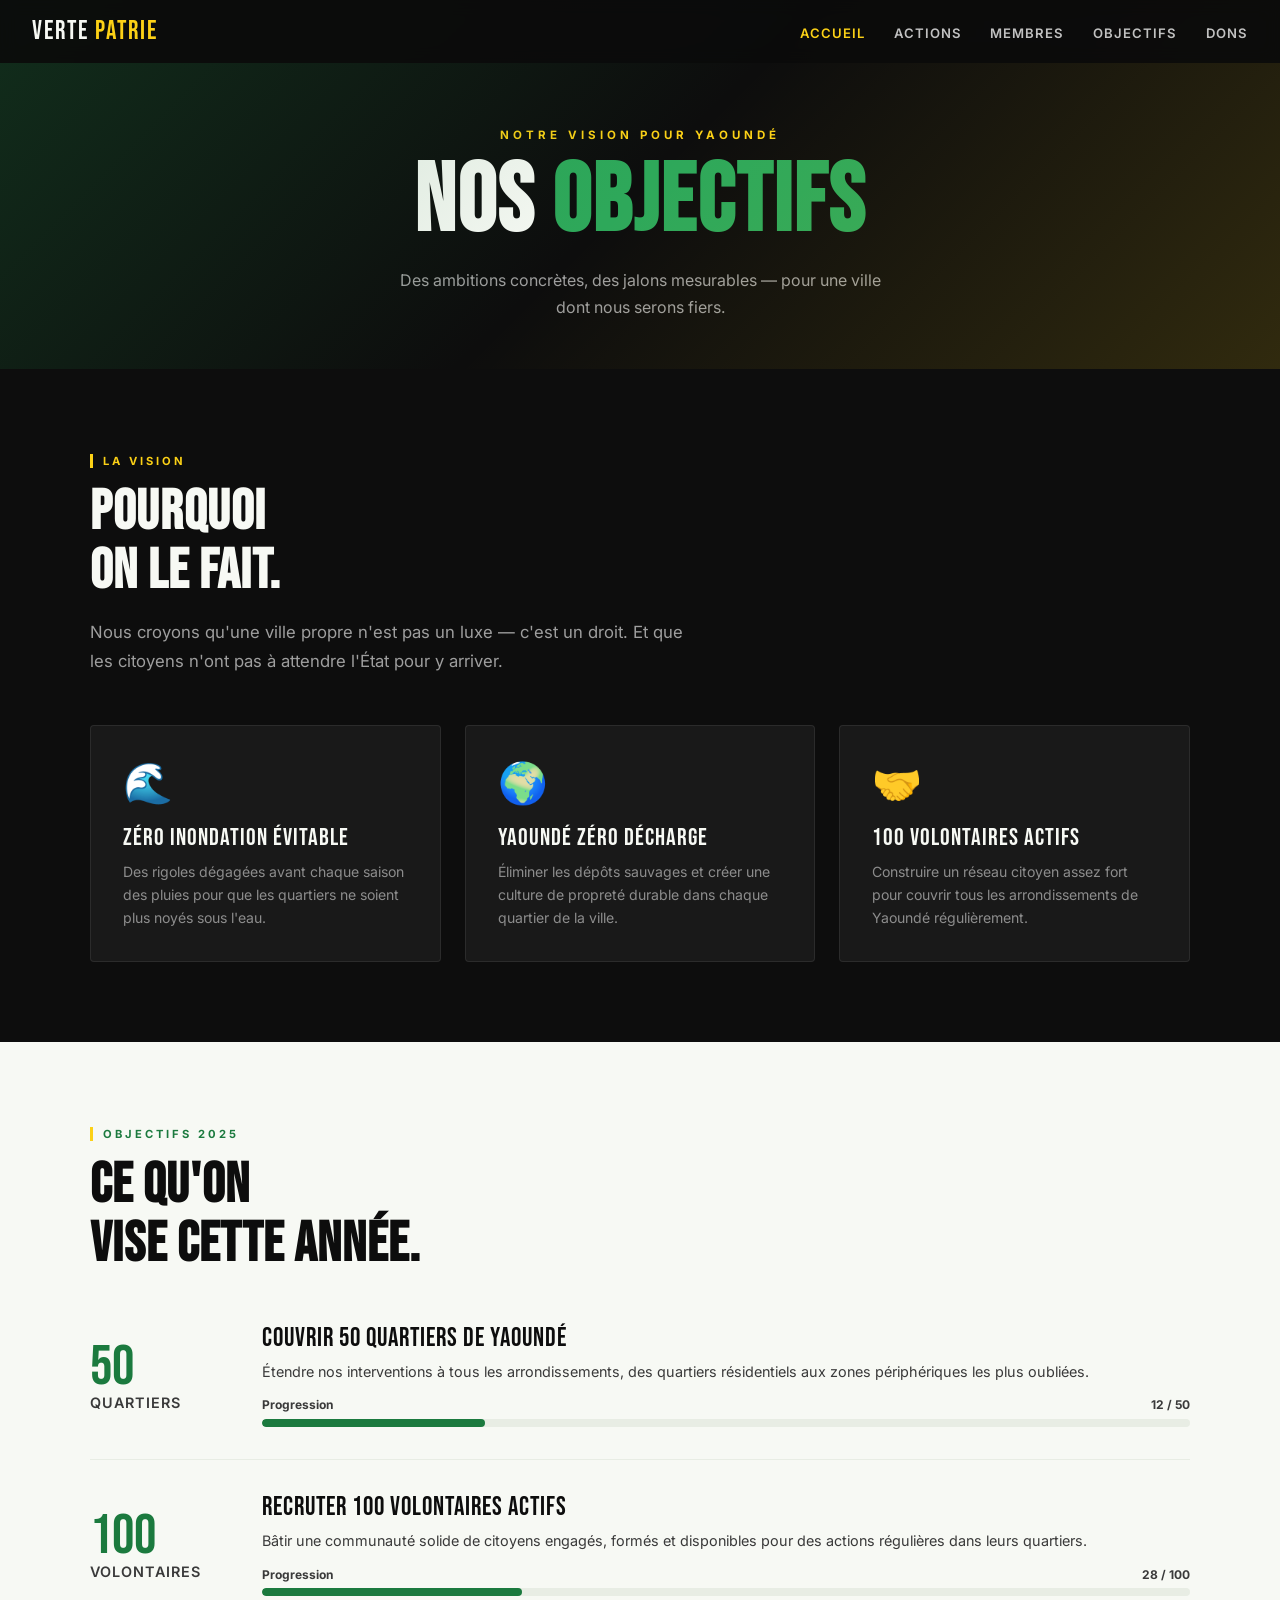
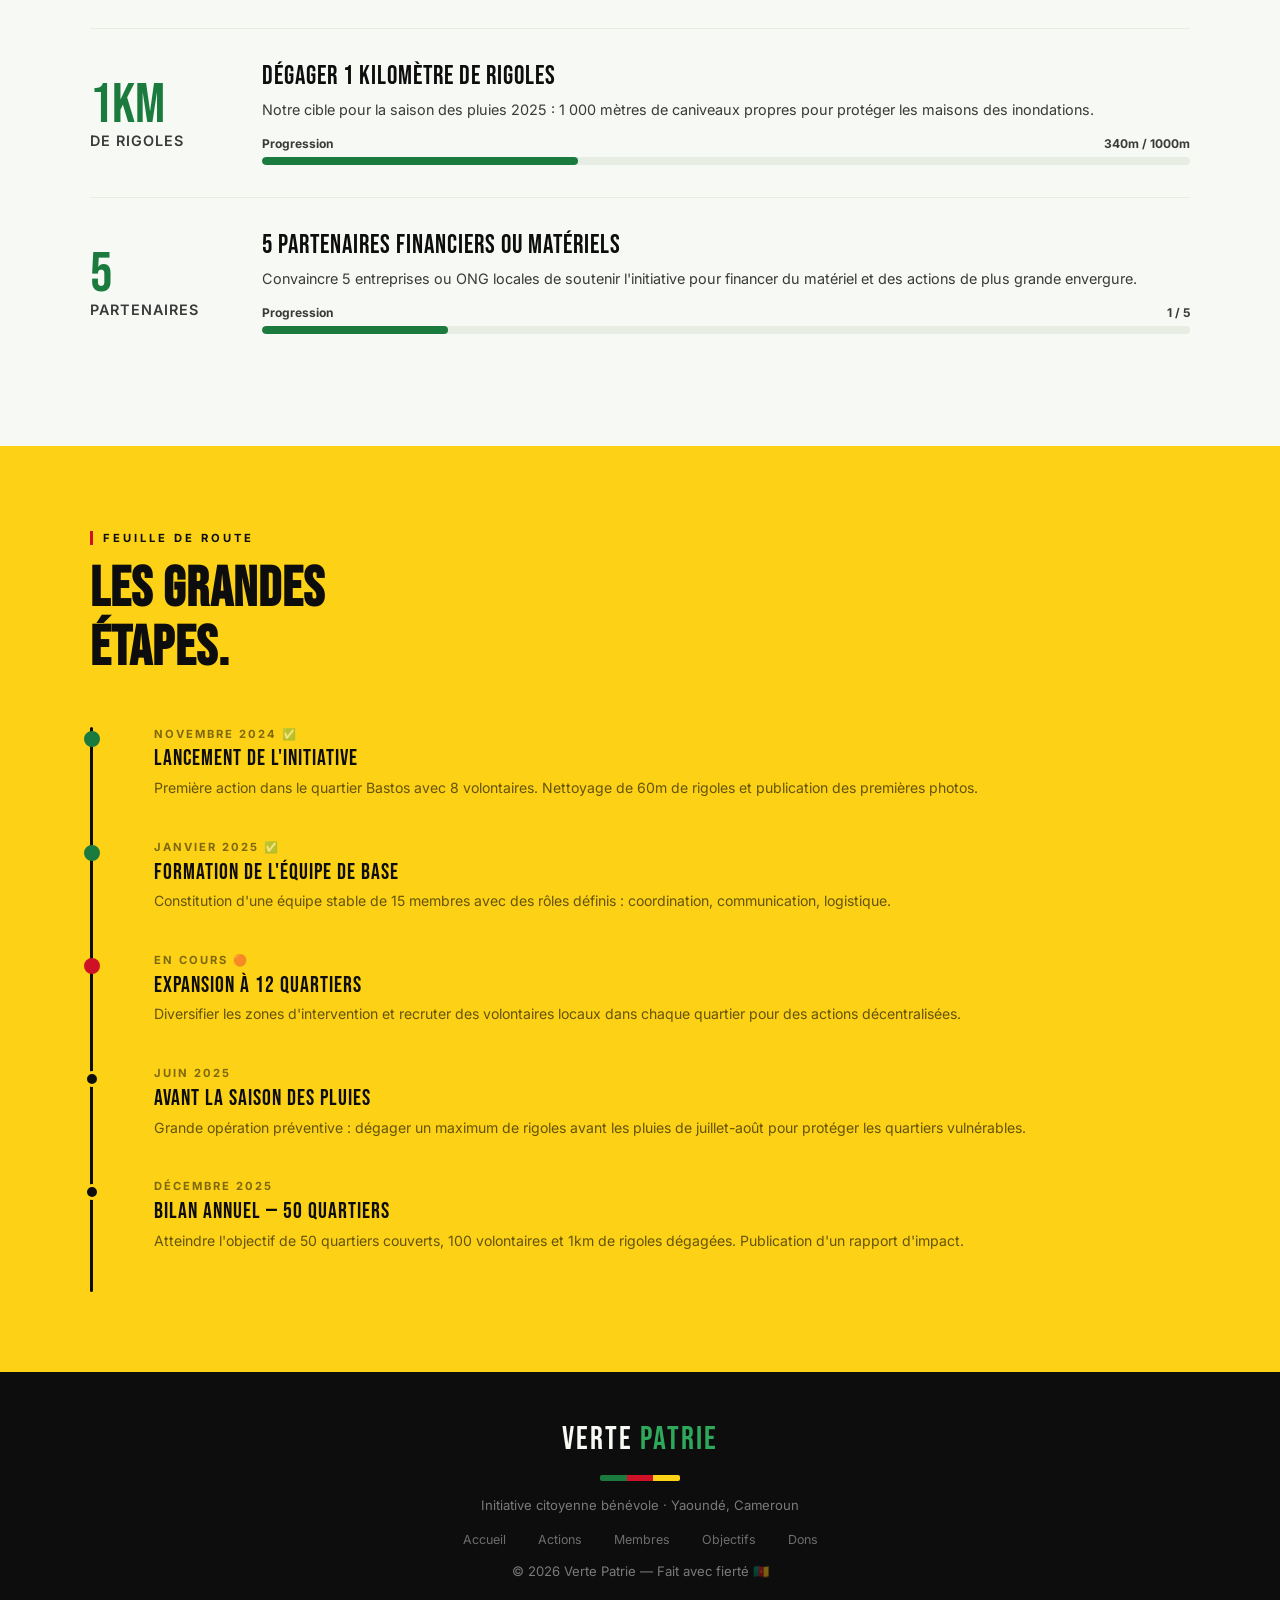
<file: objectifs.html>
<!DOCTYPE html>
<html lang="fr">
<head>
  <meta charset="UTF-8"/>
  <meta name="viewport" content="width=device-width, initial-scale=1.0"/>
  <title>Objectifs — Verte Patrie</title>
  <link rel="stylesheet" href="style.css"/>
  <style>
    /* VISION */
    #vision { background: var(--noir); }
    #vision .section-tag { color: var(--jaune); }
    #vision h2 { color: var(--blanc); }
    #vision .lead { color: rgba(255,255,255,0.6); }

    .vision-cards {
      display: grid; grid-template-columns: repeat(3,1fr);
      gap: 1.5rem; margin-top: 3rem;
    }
    .vision-card {
      background: rgba(255,255,255,0.05);
      border: 1px solid rgba(255,255,255,0.08);
      border-radius: 4px; padding: 2rem;
      transition: border-color 0.2s;
    }
    .vision-card:hover { border-color: var(--jaune); }
    .vision-icon { font-size: 2.5rem; margin-bottom: 1rem; }
    .vision-title {
      font-family: 'Bebas Neue', sans-serif;
      font-size: 1.5rem; color: var(--blanc);
      letter-spacing: 1px; margin-bottom: 0.5rem;
    }
    .vision-desc { font-size: 0.88rem; color: rgba(255,255,255,0.5); line-height: 1.65; }

    /* OBJECTIFS CHIFFRES */
    #chiffres { background: var(--blanc); }

    .obj-list { display: flex; flex-direction: column; gap: 2rem; margin-top: 3rem; }
    .obj-item {
      display: grid;
      grid-template-columns: 140px 1fr;
      gap: 2rem; align-items: center;
      padding-bottom: 2rem;
      border-bottom: 1px solid var(--gris-light);
    }
    .obj-item:last-child { border-bottom: none; }

    .obj-num {
      font-family: 'Bebas Neue', sans-serif;
      font-size: 3.5rem; line-height: 1;
      color: var(--vert);
    }
    .obj-num small {
      display: block;
      font-size: 0.9rem; color: var(--gris);
      font-family: 'Inter', sans-serif;
      font-weight: 600; letter-spacing: 1px;
      text-transform: uppercase;
    }

    .obj-title {
      font-family: 'Bebas Neue', sans-serif;
      font-size: 1.6rem; letter-spacing: 1px;
      color: var(--noir); margin-bottom: 0.4rem;
    }
    .obj-desc { font-size: 0.9rem; color: var(--gris); line-height: 1.7; }

    /* PROGRESS BAR */
    .progress-wrap { margin-top: 0.8rem; }
    .progress-label {
      display: flex; justify-content: space-between;
      font-size: 0.75rem; font-weight: 700; color: var(--gris);
      margin-bottom: 0.4rem;
    }
    .progress-bar {
      height: 8px; background: var(--gris-light);
      border-radius: 4px; overflow: hidden;
    }
    .progress-fill {
      height: 100%; background: var(--vert);
      border-radius: 4px; transition: width 1s ease;
    }

    /* ROADMAP */
    #roadmap { background: var(--jaune); }
    #roadmap .section-tag { color: var(--noir); border-left-color: var(--rouge); }
    #roadmap h2 { color: var(--noir); }

    .timeline { position: relative; margin-top: 3rem; padding-left: 2rem; }
    .timeline::before {
      content: '';
      position: absolute; left: 0; top: 0; bottom: 0;
      width: 3px; background: var(--noir);
      border-radius: 2px;
    }
    .tl-item {
      position: relative; padding: 0 0 2.5rem 2rem;
    }
    .tl-dot {
      position: absolute; left: -2rem; top: 0.3rem;
      width: 16px; height: 16px; border-radius: 50%;
      background: var(--noir); border: 3px solid var(--jaune);
      transform: translateX(-6px);
    }
    .tl-dot.done { background: var(--vert); border-color: var(--vert); }
    .tl-dot.current { background: var(--rouge); border-color: var(--rouge); }

    .tl-date {
      font-size: 0.7rem; font-weight: 700;
      letter-spacing: 2px; text-transform: uppercase;
      color: rgba(0,0,0,0.5); margin-bottom: 0.3rem;
    }
    .tl-title {
      font-family: 'Bebas Neue', sans-serif;
      font-size: 1.4rem; letter-spacing: 1px;
      color: var(--noir); margin-bottom: 0.3rem;
    }
    .tl-desc { font-size: 0.88rem; color: rgba(0,0,0,0.6); line-height: 1.6; }

    @media(max-width:768px){
      .vision-cards { grid-template-columns: 1fr; }
      .obj-item { grid-template-columns: 1fr; gap: 0.5rem; }
    }
  </style>
</head>
<body>
  <nav>
      <a href="index.html" class="nav-logo">Verte <span>Patrie</span></a>
        <ul>
            <li><a href="index.html" class="active">Accueil</a></li>
                <li><a href="actions.html">Actions</a></li>
                    <li><a href="membres.html">Membres</a></li>
                        <li><a href="objectifs.html">Objectifs</a></li>
                            <li><a href="dons.html">Dons</a></li>
                              </ul>
                                <button class="hamburger" id="ham">
                                    <span></span><span></span><span></span>
                                      </button>
                                      </nav>
                                      <div class="nav-mobile" id="navMobile">
                                        <a href="index.html" class="active">Accueil</a>
                                          <a href="actions.html">Actions</a>
                                            <a href="membres.html">Membres</a>
                                              <a href="objectifs.html">Objectifs</a>
                                                <a href="dons.html">Dons</a>
                                                </div>

<div class="page-hero">
  <div class="page-hero-tag">Notre vision pour Yaoundé</div>
  <h1>Nos <span>Objectifs</span></h1>
  <p>Des ambitions concrètes, des jalons mesurables — pour une ville dont nous serons fiers.</p>
</div>

<!-- VISION -->
<section id="vision">
  <div class="section-inner">
    <div class="section-tag">La vision</div>
    <h2>Pourquoi<br>on le fait.</h2>
    <p class="lead">Nous croyons qu'une ville propre n'est pas un luxe — c'est un droit. Et que les citoyens n'ont pas à attendre l'État pour y arriver.</p>
    <div class="vision-cards">
      <div class="vision-card">
        <div class="vision-icon">🌊</div>
        <div class="vision-title">Zéro inondation évitable</div>
        <p class="vision-desc">Des rigoles dégagées avant chaque saison des pluies pour que les quartiers ne soient plus noyés sous l'eau.</p>
      </div>
      <div class="vision-card">
        <div class="vision-icon">🌍</div>
        <div class="vision-title">Yaoundé Zéro Décharge</div>
        <p class="vision-desc">Éliminer les dépôts sauvages et créer une culture de propreté durable dans chaque quartier de la ville.</p>
      </div>
      <div class="vision-card">
        <div class="vision-icon">🤝</div>
        <div class="vision-title">100 Volontaires Actifs</div>
        <p class="vision-desc">Construire un réseau citoyen assez fort pour couvrir tous les arrondissements de Yaoundé régulièrement.</p>
      </div>
    </div>
  </div>
</section>

<!-- OBJECTIFS CHIFFRES -->
<section id="chiffres">
  <div class="section-inner">
    <div class="section-tag">Objectifs 2025</div>
    <h2>Ce qu'on<br>vise cette année.</h2>

    <div class="obj-list">

      <div class="obj-item">
        <div class="obj-num">50<small>Quartiers</small></div>
        <div>
          <div class="obj-title">Couvrir 50 quartiers de Yaoundé</div>
          <p class="obj-desc">Étendre nos interventions à tous les arrondissements, des quartiers résidentiels aux zones périphériques les plus oubliées.</p>
          <div class="progress-wrap">
            <div class="progress-label"><span>Progression</span><span>12 / 50</span></div>
            <div class="progress-bar"><div class="progress-fill" style="width:24%"></div></div>
          </div>
        </div>
      </div>

      <div class="obj-item">
        <div class="obj-num">100<small>Volontaires</small></div>
        <div>
          <div class="obj-title">Recruter 100 volontaires actifs</div>
          <p class="obj-desc">Bâtir une communauté solide de citoyens engagés, formés et disponibles pour des actions régulières dans leurs quartiers.</p>
          <div class="progress-wrap">
            <div class="progress-label"><span>Progression</span><span>28 / 100</span></div>
            <div class="progress-bar"><div class="progress-fill" style="width:28%"></div></div>
          </div>
        </div>
      </div>

      <div class="obj-item">
        <div class="obj-num">1km<small>De rigoles</small></div>
        <div>
          <div class="obj-title">Dégager 1 kilomètre de rigoles</div>
          <p class="obj-desc">Notre cible pour la saison des pluies 2025 : 1 000 mètres de caniveaux propres pour protéger les maisons des inondations.</p>
          <div class="progress-wrap">
            <div class="progress-label"><span>Progression</span><span>340m / 1000m</span></div>
            <div class="progress-bar"><div class="progress-fill" style="width:34%"></div></div>
          </div>
        </div>
      </div>

      <div class="obj-item">
        <div class="obj-num">5<small>Partenaires</small></div>
        <div>
          <div class="obj-title">5 partenaires financiers ou matériels</div>
          <p class="obj-desc">Convaincre 5 entreprises ou ONG locales de soutenir l'initiative pour financer du matériel et des actions de plus grande envergure.</p>
          <div class="progress-wrap">
            <div class="progress-label"><span>Progression</span><span>1 / 5</span></div>
            <div class="progress-bar"><div class="progress-fill" style="width:20%"></div></div>
          </div>
        </div>
      </div>

    </div>
  </div>
</section>

<!-- ROADMAP -->
<section id="roadmap">
  <div class="section-inner">
    <div class="section-tag">Feuille de route</div>
    <h2>Les grandes<br>étapes.</h2>

    <div class="timeline">
      <div class="tl-item">
        <div class="tl-dot done"></div>
        <div class="tl-date">Novembre 2024 ✅</div>
        <div class="tl-title">Lancement de l'initiative</div>
        <p class="tl-desc">Première action dans le quartier Bastos avec 8 volontaires. Nettoyage de 60m de rigoles et publication des premières photos.</p>
      </div>
      <div class="tl-item">
        <div class="tl-dot done"></div>
        <div class="tl-date">Janvier 2025 ✅</div>
        <div class="tl-title">Formation de l'équipe de base</div>
        <p class="tl-desc">Constitution d'une équipe stable de 15 membres avec des rôles définis : coordination, communication, logistique.</p>
      </div>
      <div class="tl-item">
        <div class="tl-dot current"></div>
        <div class="tl-date">En cours 🔴</div>
        <div class="tl-title">Expansion à 12 quartiers</div>
        <p class="tl-desc">Diversifier les zones d'intervention et recruter des volontaires locaux dans chaque quartier pour des actions décentralisées.</p>
      </div>
      <div class="tl-item">
        <div class="tl-dot"></div>
        <div class="tl-date">Juin 2025</div>
        <div class="tl-title">Avant la saison des pluies</div>
        <p class="tl-desc">Grande opération préventive : dégager un maximum de rigoles avant les pluies de juillet-août pour protéger les quartiers vulnérables.</p>
      </div>
      <div class="tl-item">
        <div class="tl-dot"></div>
        <div class="tl-date">Décembre 2025</div>
        <div class="tl-title">Bilan annuel — 50 quartiers</div>
        <p class="tl-desc">Atteindre l'objectif de 50 quartiers couverts, 100 volontaires et 1km de rigoles dégagées. Publication d'un rapport d'impact.</p>
      </div>
    </div>
  </div>
</section>

<footer>
  <div class="footer-logo">Verte <span>Patrie</span></div>
  <div class="footer-flag"><div class="flag-g"></div><div class="flag-r"></div><div class="flag-y"></div></div>
  <p>Initiative citoyenne bénévole · Yaoundé, Cameroun</p>
  <div class="footer-links">
    <a href="index.html">Accueil</a>
    <a href="actions.html">Actions</a>
    <a href="membres.html">Membres</a>
    <a href="objectifs.html">Objectifs</a>
    <a href="dons.html">Dons</a>
  </div>
  <p style="margin-top:1rem;">© 2026 Verte Patrie — Fait avec fierté 🇨🇲</p>
</footer>
<script>
    const ham = document.getElementById('ham');
      const nav = document.getElementById('navMobile');
        ham.addEventListener('click', () => {
            ham.classList.toggle('open');
                nav.classList.toggle('open');
                  });
                  </script>
</body>
</html>
</file>
<file: style.css>
@import url('https://fonts.googleapis.com/css2?family=Bebas+Neue&family=Inter:wght@400;600;700&family=Playfair+Display:ital,wght@1,700&display=swap');@import url('https://fonts.googleapis.com/css2?family=Bebas+Neue&family=Inter:wght@400;600;700&family=Playfair+Display:ital,wght@1,700&display=swap');@import url('https://fonts.googleapis.com/css2?family=Bebas+Neue&family=Inter:wght@400;600;700&family=Playfair+Display:ital,wght@1,700&display=swap');

*, *::before, *::after { box-sizing: border-box; margin: 0; padding: 0; }

:root {
  --vert:        #1B7A3E;
  --vert-clair:  #2EA85A;
  --rouge:       #CE1126;
  --jaune:       #FCD116;
  --noir:        #0D0D0D;
  --blanc:       #F7F9F4;
  --gris:        #3A3A3A;
  --gris-light:  #E8EDE4;
}

html { scroll-behavior: smooth; }

body {
  font-family: 'Inter', sans-serif;
  background: var(--blanc);
  color: var(--noir);
  overflow-x: hidden;
}

/* ── NAV ── */
nav {
  position: fixed; top: 0; left: 0; right: 0; z-index: 100;
  display: flex; align-items: center; justify-content: space-between;
  padding: 1rem 2rem;
  background: rgba(11,11,11,0.93);
  backdrop-filter: blur(8px);
}
.nav-logo {
  font-family: 'Bebas Neue', sans-serif;
  font-size: 1.6rem;
  letter-spacing: 2px;
  color: var(--blanc);
  text-decoration: none;
}
.nav-logo span { color: var(--jaune); }

nav ul { list-style: none; display: flex; gap: 1.8rem; }
nav ul a {
  color: rgba(255,255,255,0.75);
  text-decoration: none;
  font-size: 0.82rem;
  font-weight: 600;
  letter-spacing: 1px;
  text-transform: uppercase;
  transition: color 0.2s;
}
nav ul a:hover, nav ul a.active { color: var(--jaune); }

/* ── PAGE HERO (sous-pages) ── */
.page-hero {
  min-height: 38vh;
  background: var(--noir);
  display: flex; flex-direction: column;
  align-items: center; justify-content: center;
  text-align: center;
  padding: 8rem 2rem 3rem;
  position: relative;
  overflow: hidden;
}
.page-hero::before {
  content: '';
  position: absolute; inset: 0;
  background: linear-gradient(135deg,
    rgba(27,122,62,0.3) 0%, transparent 50%,
    rgba(252,209,22,0.15) 100%);
  pointer-events: none;
}
.page-hero-tag {
  font-size: 0.72rem; font-weight: 700;
  letter-spacing: 4px; text-transform: uppercase;
  color: var(--jaune); margin-bottom: 0.8rem;
}
.page-hero h1 {
  font-family: 'Bebas Neue', sans-serif;
  font-size: clamp(3rem, 8vw, 6rem);
  color: var(--blanc);
  letter-spacing: 2px;
  line-height: 1;
}
.page-hero h1 span { color: var(--vert-clair); }
.page-hero p {
  color: rgba(255,255,255,0.6);
  max-width: 500px;
  margin-top: 1rem;
  font-size: 1rem;
  line-height: 1.7;
}

/* ── SECTIONS ── */
section { padding: 5rem 2rem; }
.section-inner { max-width: 1100px; margin: 0 auto; }

.section-tag {
  display: inline-block;
  font-size: 0.7rem; font-weight: 700;
  letter-spacing: 3px; text-transform: uppercase;
  color: var(--vert);
  border-left: 3px solid var(--jaune);
  padding-left: 0.6rem;
  margin-bottom: 1rem;
}
h2 {
  font-family: 'Bebas Neue', sans-serif;
  font-size: clamp(2.2rem, 5vw, 3.5rem);
  line-height: 1.05;
  letter-spacing: 1px;
  margin-bottom: 1rem;
}
.lead {
  font-size: 1.05rem;
  color: var(--gris);
  max-width: 600px;
  line-height: 1.75;
  margin-bottom: 2.5rem;
}

/* ── BOUTONS ── */
.btn {
  display: inline-block;
  padding: 0.85rem 2rem;
  border-radius: 3px;
  font-weight: 700; font-size: 0.9rem;
  letter-spacing: 1px; text-transform: uppercase;
  text-decoration: none; cursor: pointer; border: none;
  transition: transform 0.15s, box-shadow 0.15s;
}
.btn:hover { transform: translateY(-2px); box-shadow: 0 8px 24px rgba(0,0,0,0.25); }
.btn-primary { background: var(--vert); color: #fff; }
.btn-rouge   { background: var(--rouge); color: #fff; }
.btn-outline { background: transparent; color: var(--blanc); border: 2px solid var(--jaune); }
.btn-dark    { background: var(--noir); color: var(--jaune); }

/* ── STATS BAND ── */
.stats-band {
  background: var(--vert);
  display: flex; justify-content: center; flex-wrap: wrap;
}
.stat {
  padding: 2rem 3rem; text-align: center;
  border-right: 1px solid rgba(255,255,255,0.15);
  flex: 1; min-width: 160px;
}
.stat:last-child { border-right: none; }
.stat-num {
  font-family: 'Bebas Neue', sans-serif;
  font-size: 3.2rem; color: var(--jaune); line-height: 1;
}
.stat-label {
  font-size: 0.75rem; font-weight: 600;
  text-transform: uppercase; letter-spacing: 1.5px;
  color: rgba(255,255,255,0.75); margin-top: 0.3rem;
}

/* ── FOOTER ── */
footer {
  background: var(--noir);
  color: rgba(255,255,255,0.45);
  padding: 3rem 2rem;
  text-align: center;
  font-size: 0.82rem;
}
.footer-logo {
  font-family: 'Bebas Neue', sans-serif;
  font-size: 2rem; color: var(--blanc);
  letter-spacing: 2px; margin-bottom: 0.5rem;
}
.footer-logo span { color: var(--vert-clair); }
.footer-flag {
  display: flex; justify-content: center;
  width: 80px; height: 6px; border-radius: 2px;
  overflow: hidden; margin: 1rem auto;
}
.flag-g { flex:1; background: var(--vert); }
.flag-r { flex:1; background: var(--rouge); }
.flag-y { flex:1; background: var(--jaune); }
.footer-links { display: flex; justify-content: center; gap: 2rem; margin-top: 1.2rem; flex-wrap: wrap; }
.footer-links a { color: rgba(255,255,255,0.4); text-decoration: none; font-size: 0.78rem; transition: color 0.2s; }
.footer-links a:hover { color: var(--jaune); }

/*Menu*/
@media (max-width: 768px) {
    nav ul { display: none; }
      .hamburger { display: flex; }
        .stat { padding: 1.2rem 1rem; }
          nav { padding: 0.8rem 1rem; }
}

        .hamburger {
          display: none;
            flex-direction: column;
              gap: 5px;
                cursor: pointer;
                  padding: 4px;
                    background: none;
                      border: none;
                      }
                      .hamburger span {
                        display: block;
                          width: 26px; height: 2px;
                            background: var(--blanc);
                              border-radius: 2px;
                                transition: all 0.3s;
                                }
                                .hamburger.open span:nth-child(1) { transform: translateY(7px) rotate(45deg); }
                                .hamburger.open span:nth-child(2) { opacity: 0; }
                                .hamburger.open span:nth-child(3) { transform: translateY(-7px) rotate(-45deg); }

                                .nav-mobile {
                                  display: none;
                                    position: fixed;
                                      top: 60px; left: 0; right: 0;
                                        background: rgba(11,11,11,0.98);
                                          backdrop-filter: blur(12px);
                                            z-index: 99;
                                              padding: 1.5rem 2rem;
                                                flex-direction: column;
                                                  border-top: 1px solid rgba(255,255,255,0.08);
                                                  }
                                                  .nav-mobile.open { display: flex; }
                                                  .nav-mobile a {
                                                    color: rgba(255,255,255,0.8);
                                                      text-decoration: none;
                                                        font-size: 1rem;
                                                          font-weight: 600;
                                                            letter-spacing: 1px;
                                                              text-transform: uppercase;
                                                                padding: 1rem 0;
                                                                  border-bottom: 1px solid rgba(255,255,255,0.06);
                                                                    transition: color 0.2s;
                                                                    }
                                                                    .nav-mobile a:last-child { border-bottom: none; }
                                                                    .nav-mobile a:hover, .nav-mobile a.active { color: var(--jaune);}
                                                                    .nav-mobile {
                                                                        display: none;
                                                                          position: fixed;
                                                                            top: 0; left: 0;
                                                                              width: 75%; height: 100vh;
                                                                                background: rgba(11,11,11,0.98);
                                                                                  backdrop-filter: blur(12px);
                                                                                    z-index: 999;
                                                                                      padding: 5rem 2rem 2rem;
                                                                                        flex-direction: column;
                                                                                          border-right: 2px solid var(--jaune);
                                                                                          }
                                                                                          .nav-mobile.open { display: flex; }
</file>
